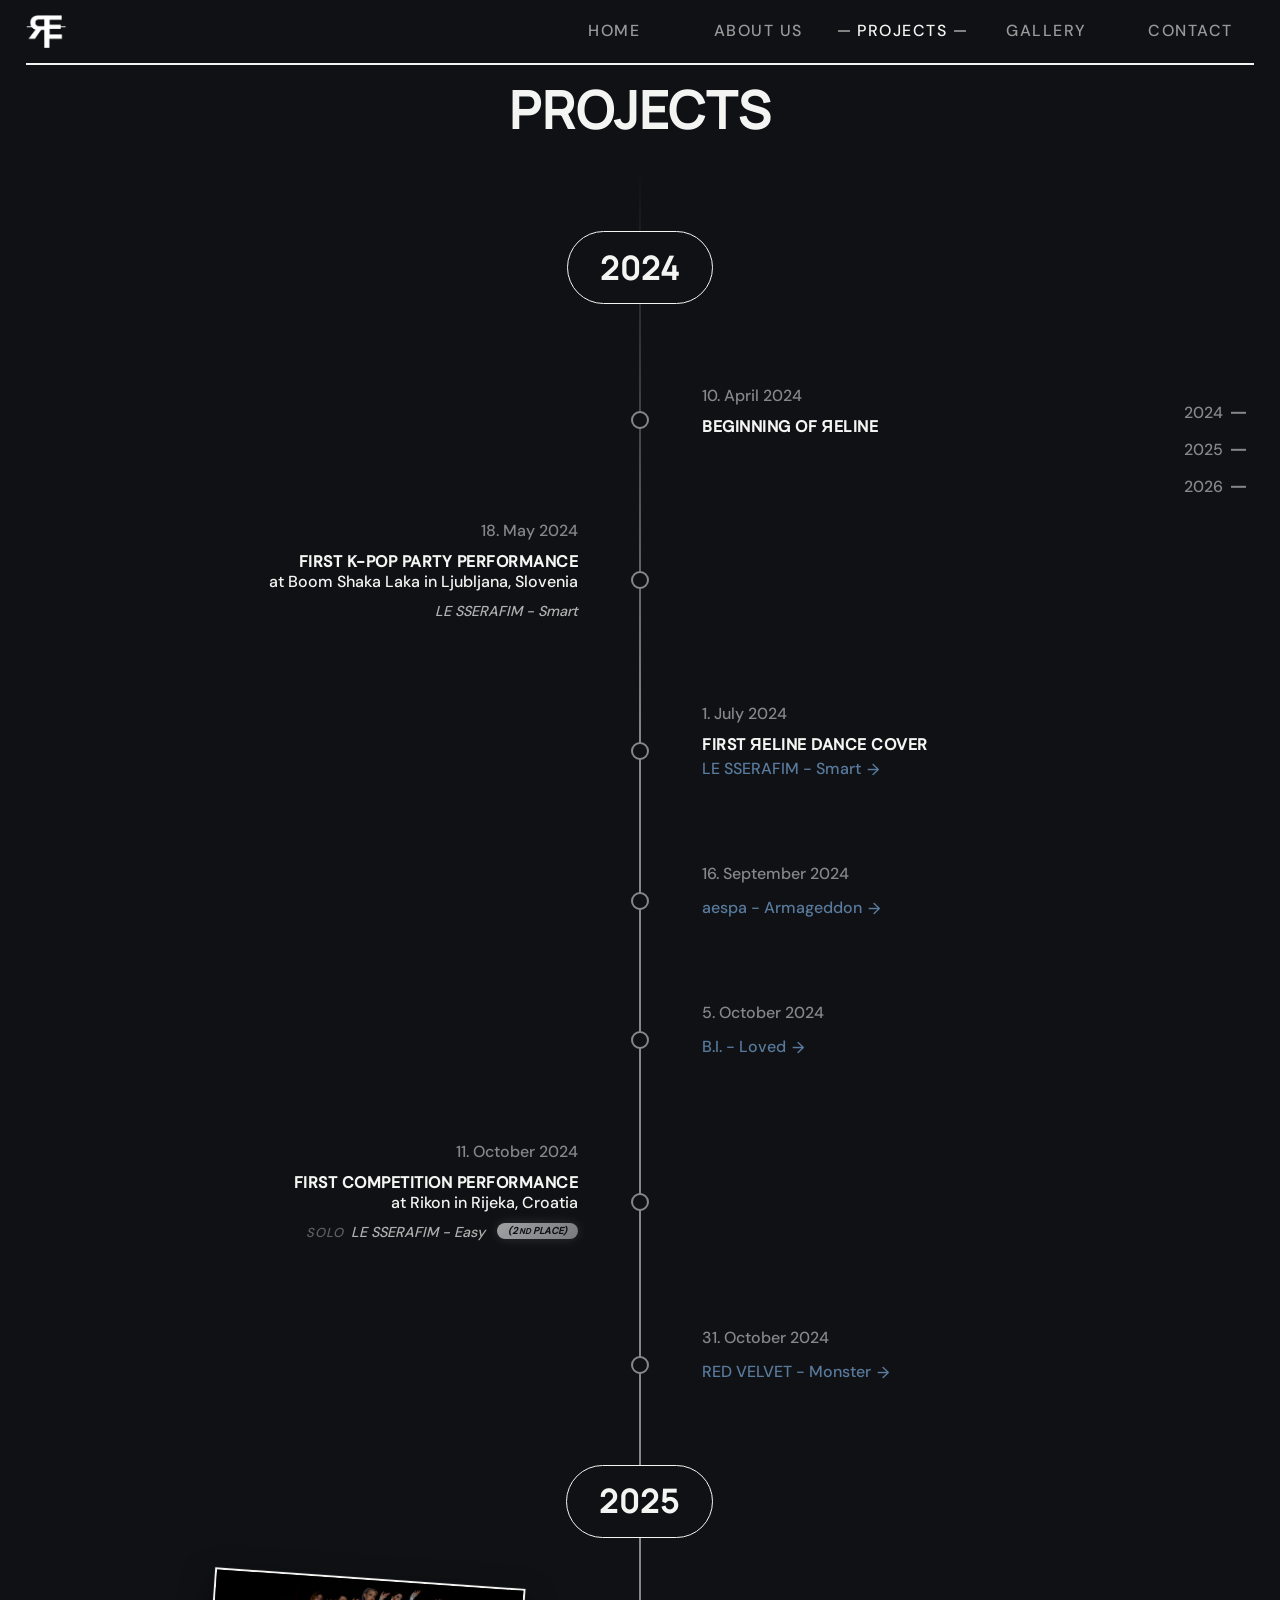
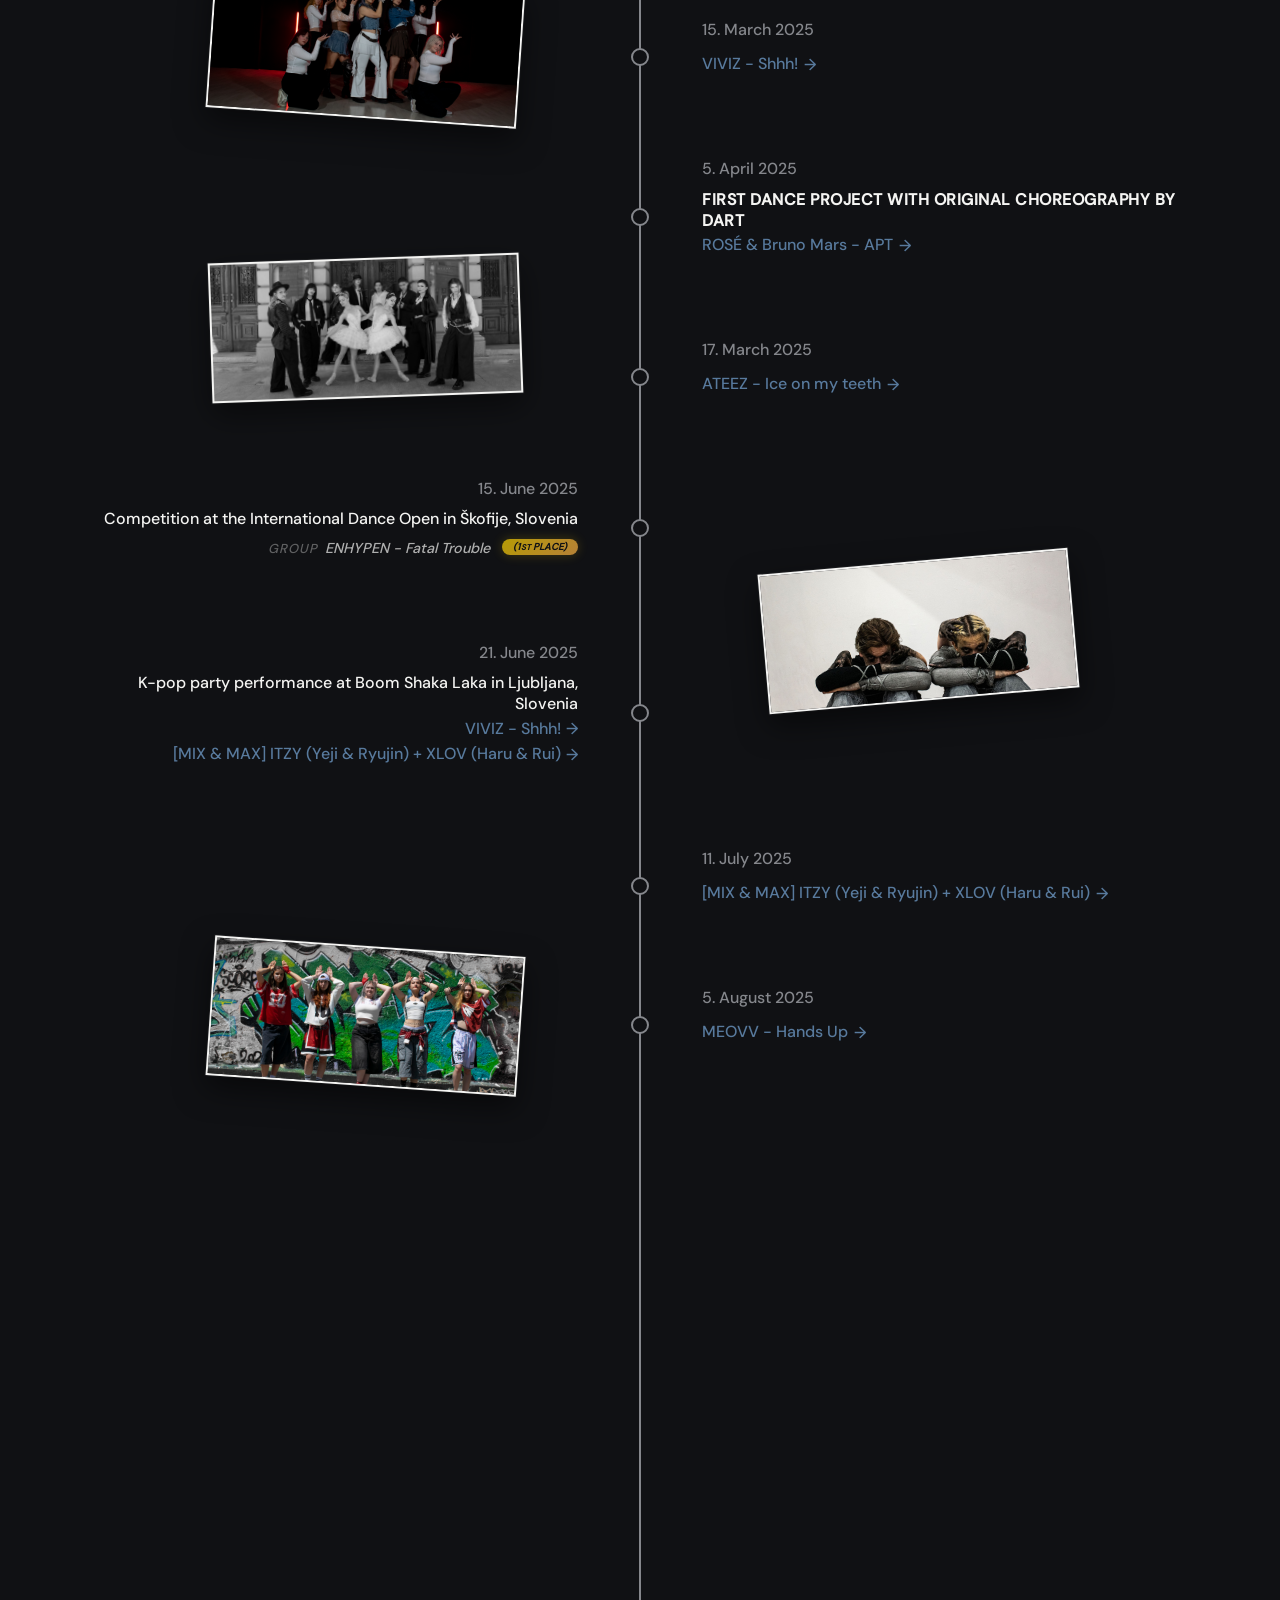
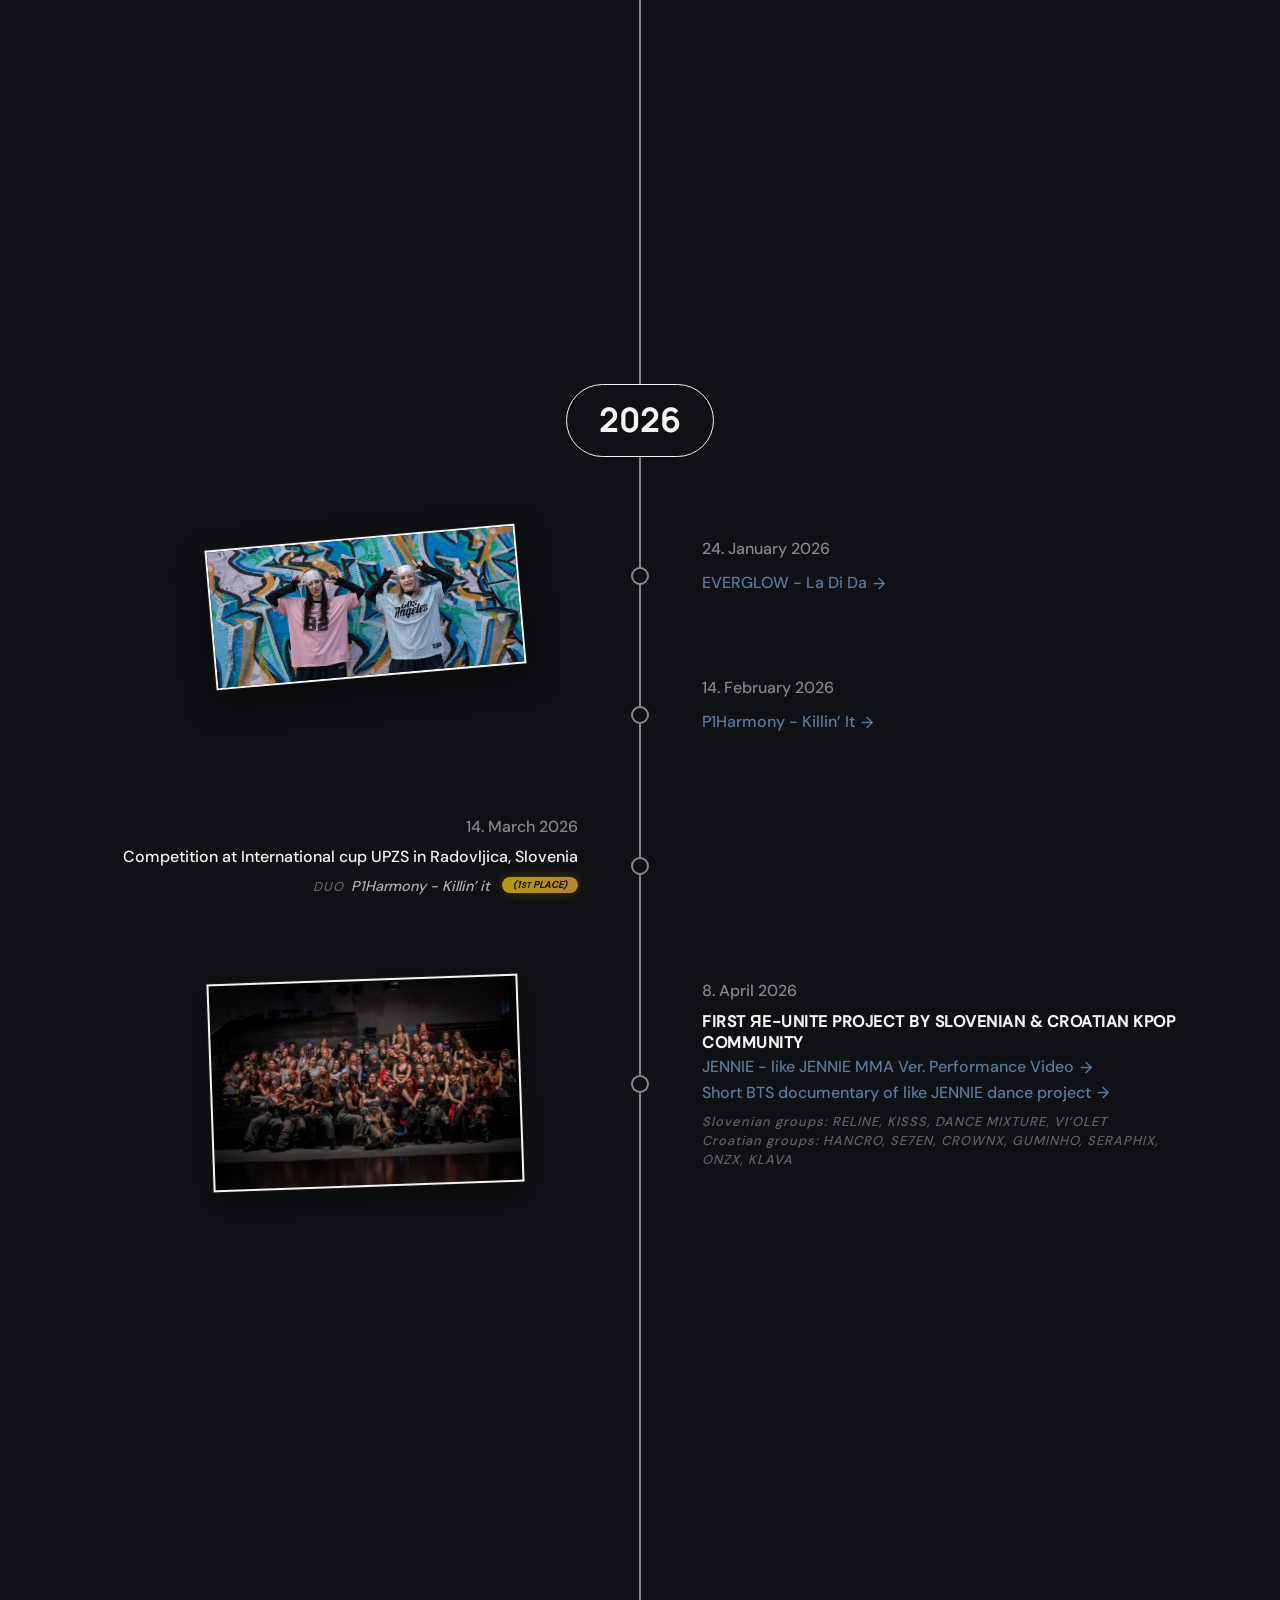
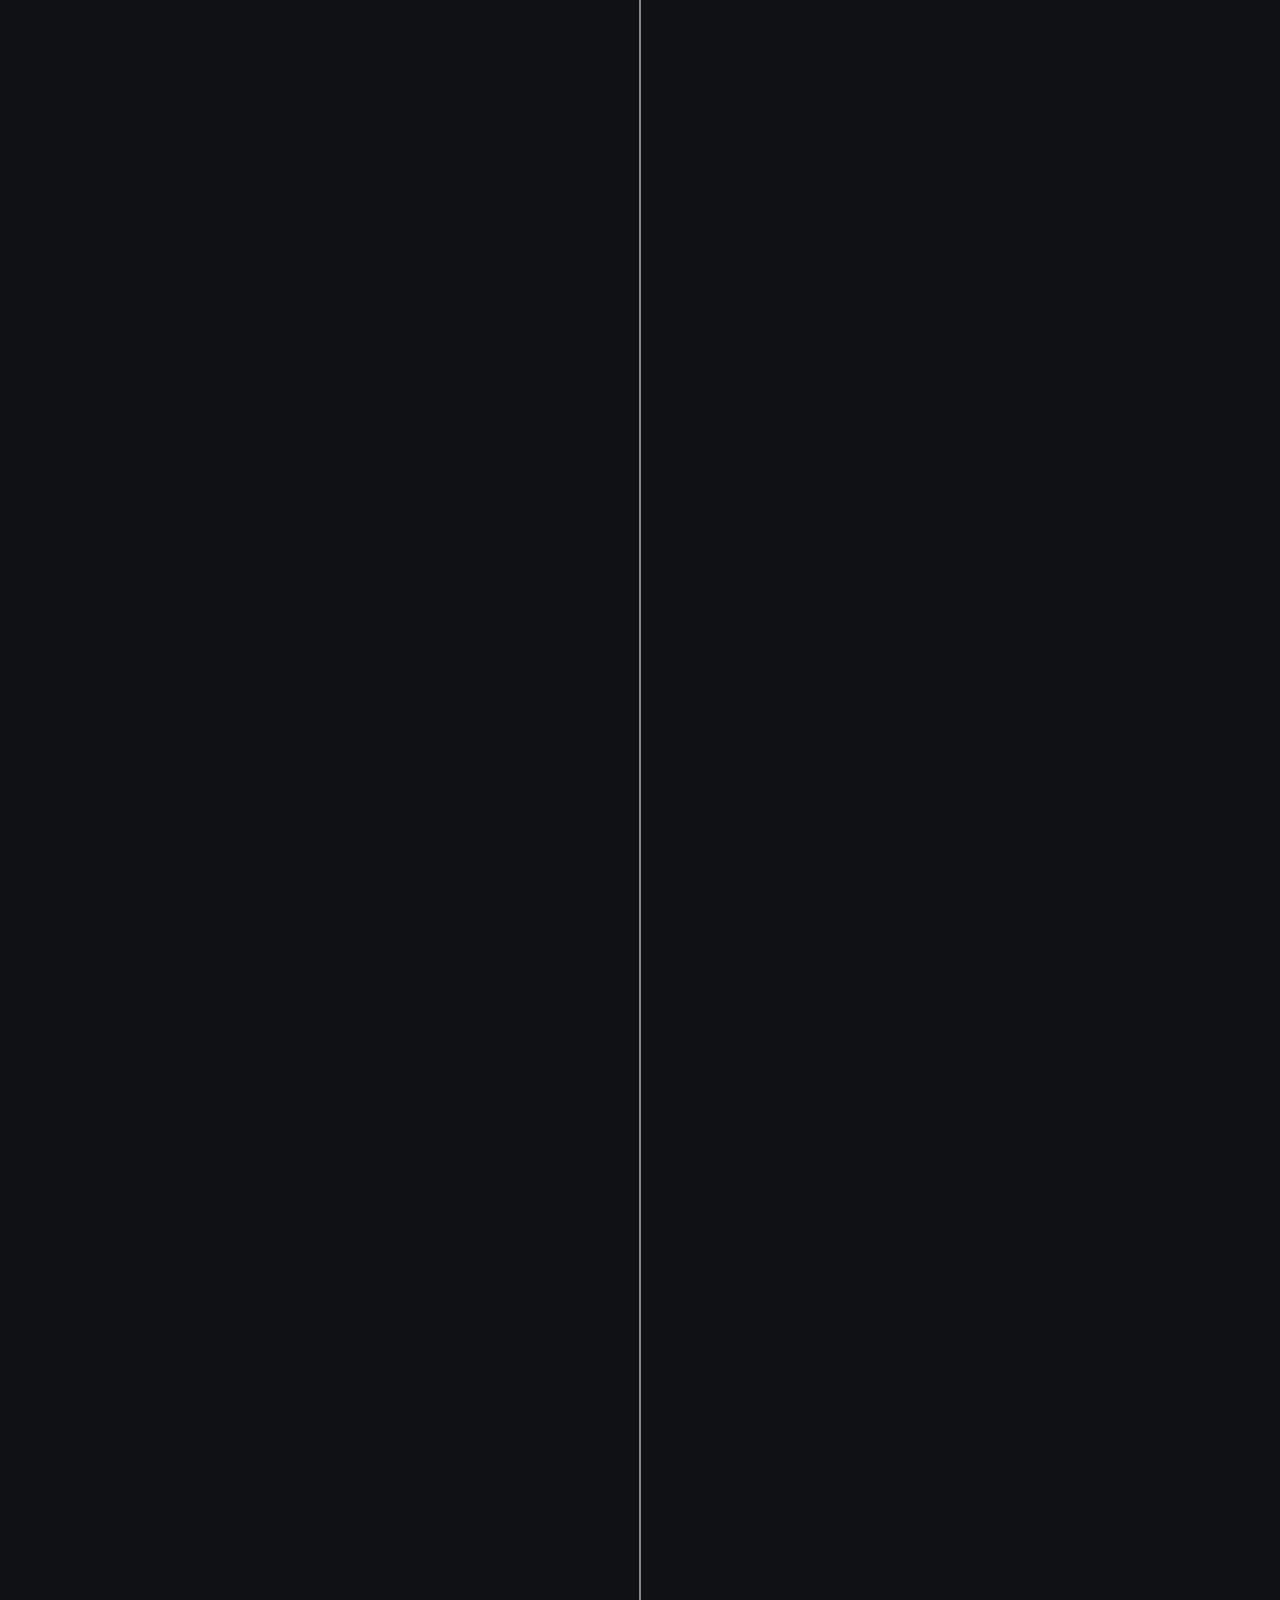
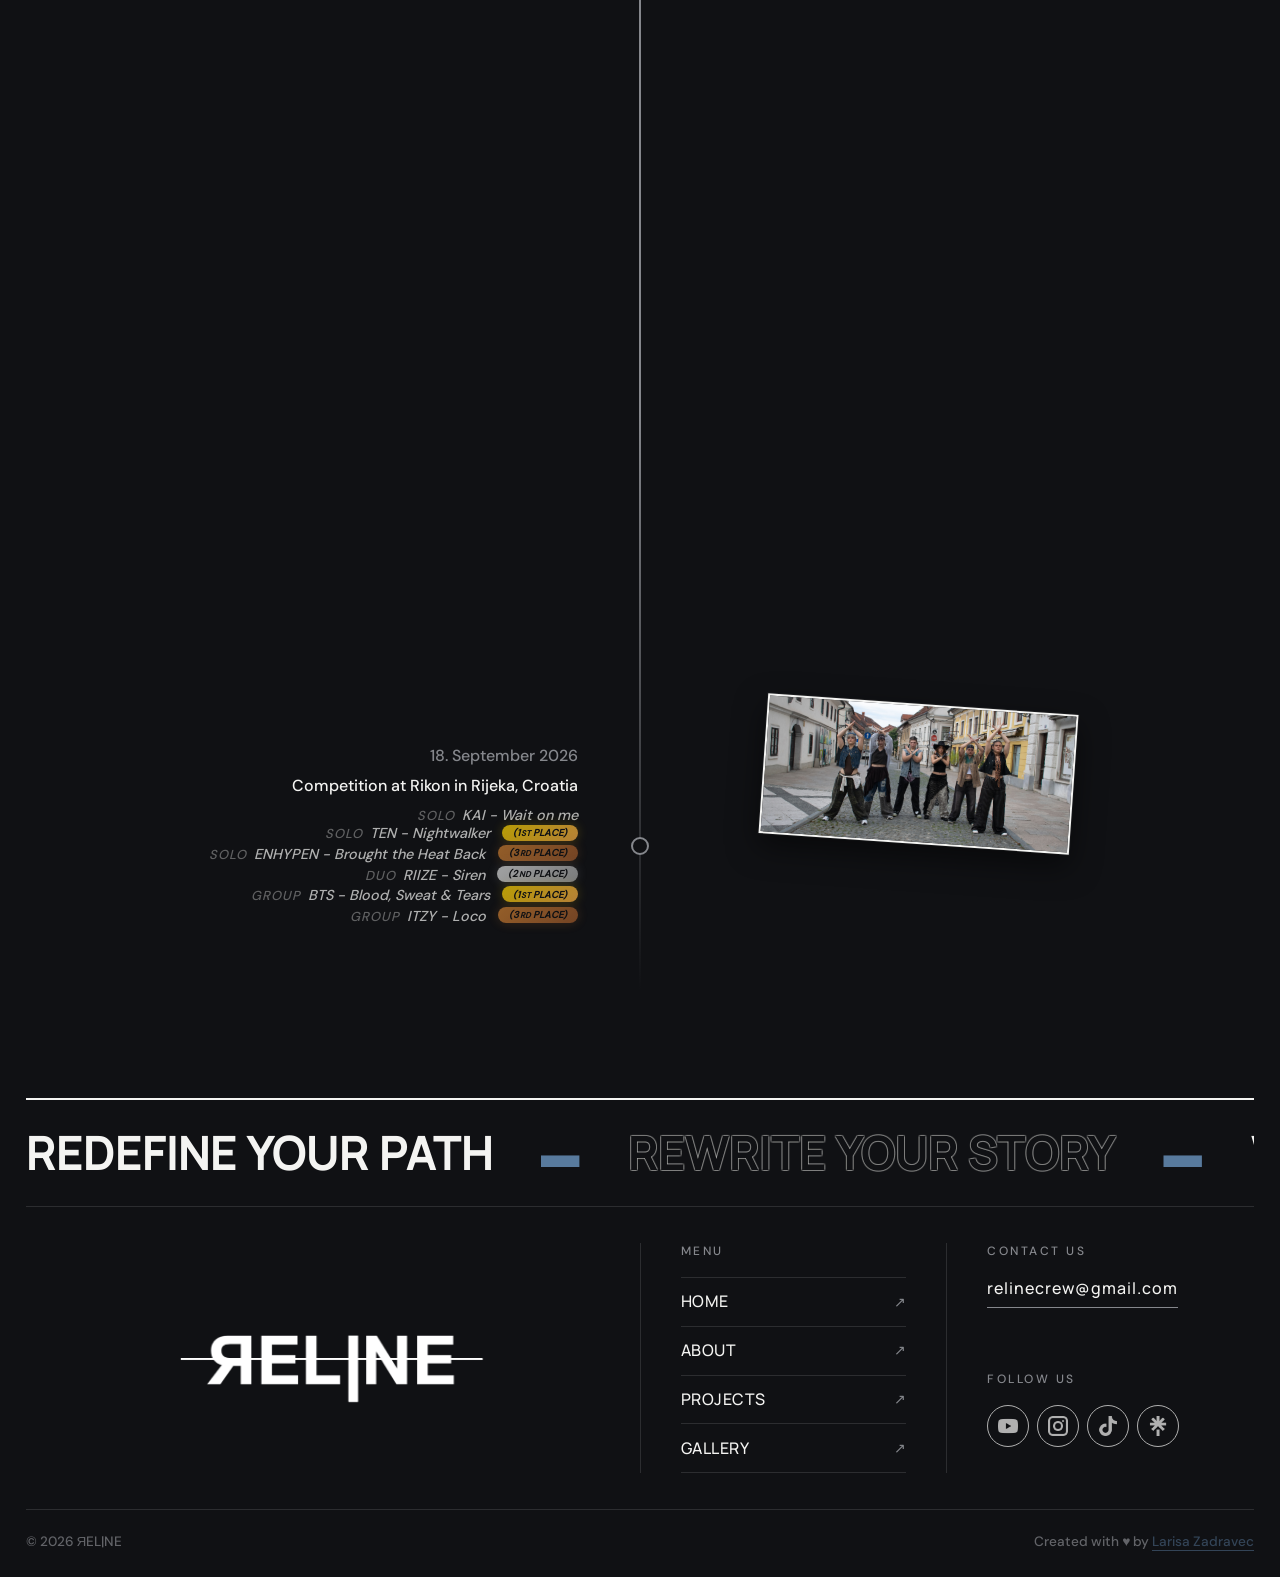
<file: pages/projects.html>
<!doctype html>
<html lang="en">
<head>
	
	<meta charset="utf-8"/>
	<meta name="Description" content="RELINE is an open K-pop dance crew in Slovenia bringing dancers together through K-pop covers, special projects, and shared creativity.">
	<meta name="Keywords" content="dance collective, dance crew, k-pop, kpop, dance, slovenia, reline, ЯEL|NE, reline crew">
	<meta name="author" content="Larisa Zadravec">
	<meta name="viewport" content="width=device-width, initial-scale=1" />
	<meta name="color-scheme" content="light only">
	
	<title>Reline</title>
	<link rel="icon" type="image/x-icon" href="../img/Logo/RE short LOGO/RE-logo-reline-short-white-transperent-big.png">
	
	<link href="../css/styles.css" rel="stylesheet" type="text/css">

	<link rel="stylesheet" href="https://cdnjs.cloudflare.com/ajax/libs/font-awesome/6.0.0-beta3/css/all.min.css">
	<script src="https://code.jquery.com/jquery-3.6.0.min.js"></script>

	<style>
		.nav-menu-text a:nth-child(3) {
            opacity: 1;
            color: var(--secondary);
        }
        .nav-menu-text a:nth-child(3)::before,
        .nav-menu-text a:nth-child(3)::after {
            width: 0.75rem;
            background: var(--secondary);
        }
        .nav-menu-text a:nth-child(3):hover {
            color: var(--gray);
        }
        .nav-menu-text a:nth-child(3):hover::before,
        .nav-menu-text a:nth-child(3):hover::after {
            background: var(--gray);
        }
	</style>
	
</head>

<body>

    
    <!-- NAVIGATION -->
    <nav id="nav"></nav>

    <!-- OVERLAY NAVIGATION -->
    <div id="overlay" class="overlay"></div>


    <div id="body">

        <h2>Projects</h2>

		<div class="timeline-navigation">
			<a href="#timeline-2024" class="timeline-navigation-link">2024</a>
			<a href="#timeline-2025" class="timeline-navigation-link">2025</a>
			<a href="#timeline-2026" class="timeline-navigation-link">2026</a>
		</div>

		<div class="timeline-navigation-small">
			<div class="timeline-navigation-small-container">
				<hr class="timeline-navigation-hr">
				<a href="#timeline-2024" class="timeline-navigation-link-small">2024</a>
				<a href="#timeline-2025" class="timeline-navigation-link-small">2025</a>
				<a href="#timeline-2026" class="timeline-navigation-link-small">2026</a>
			</div>
		</div>


		<section class="timeline">

			<!-- Year Marker -->
			<div class="timeline-year" id="timeline-2024">
				<h3>2024</h3>
			</div>


			<!-- Item 1 -->
			<div class="timeline-item right">
				<div class="timeline-dot"></div>

				<div class="timeline-content">
					<p class="timeline-date">10. April 2024</p>
					<h4>Beginning of ЯELINE</h4>
				</div>


			</div>


			<!-- Item 2 -->
			<div class="timeline-item left">
				<div class="timeline-dot"></div>

				<div class="timeline-content">
					<p class="timeline-date">18. May 2024</p>
					<h4>First K-pop party performance</h4>
					<p>at Boom Shaka Laka in Ljubljana, Slovenia</p>
					<p class="timeline-song">LE SSERAFIM - Smart</p>
				</div>

			</div>


			<!-- Item 3 -->
			<div class="timeline-item right">
				<div class="timeline-dot"></div>

				<div class="timeline-content">
					<p class="timeline-date">1. July 2024</p>
					<h4>First ЯELINE dance cover </h4>
					<a href="https://www.youtube.com/watch?v=M2zqnrmDyKs" class="button-4" target="_blank">LE SSERAFIM - Smart</a>
				</div>

			</div>


					<!-- 📸 FLOATING PHOTO -->
					<div class="timeline-photo left" >
						<img src="../img/Group_photos/aespa-armageddon-kpop-dance-cover-1.jpg" alt="aespa - Armageddon" class="tilt-1">
					</div>


			<!-- Item 4 -->
			<div class="timeline-item right">
				<div class="timeline-dot"></div>

				<div class="timeline-content">
					<p class="timeline-date">16. September 2024</p>
					<a href="https://www.youtube.com/watch?v=q1ThVRWyDdY" class="button-4" target="_blank">aespa - Armageddon</a>
				</div>

			</div>


			<!-- Item 5 -->
			<div class="timeline-item right">
				<div class="timeline-dot"></div>

				<div class="timeline-content">
					<p class="timeline-date">5. October 2024</p>
					<a href="https://www.youtube.com/watch?v=RHiV_JzIaQc" class="button-4" target="_blank">B.I. - Loved</a>
				</div>

			</div>


			<!-- Item 6 -->
			<div class="timeline-item left">
				<div class="timeline-dot"></div>

				<div class="timeline-content">
					<p class="timeline-date">11. October 2024</p>
					<h4>First competition performance</h4>
					<p>at Rikon in Rijeka, Croatia</p>
					<p class="timeline-song">
						<span class="timeline-category">SOLO</span> 
						LE SSERAFIM - Easy
						<span class="timeline-award award-silver">(2<sup>nd</sup> place)</span>
					</p>
				</div>

			</div>


			<!-- Item 7 -->
			<div class="timeline-item right">
				<div class="timeline-dot"></div>

				<div class="timeline-content">
					<p class="timeline-date">31. October 2024</p>
					<a href="https://www.youtube.com/watch?v=2YF1O7dNhn8" class="button-4" target="_blank">RED VELVET - Monster</a>
				</div>

			</div>


			<!-- Year Marker -->
			<div class="timeline-year" id="timeline-2025">
				<h3>2025</h3>
			</div>


					<!-- 📸 FLOATING PHOTO -->
					<div class="timeline-photo left" >
						<img src="../img/Group_photos/viviz-shhh-kpop-dance-cover-2.jpg" alt="VIVIZ - Shhh!" class="tilt-2">
					</div>



			<!-- Item 8 -->
			<div class="timeline-item right">
				<div class="timeline-dot"></div>

				<div class="timeline-content">
					<p class="timeline-date">15. March 2025</p>
					<a href="https://www.youtube.com/watch?v=ZVjaz9p9WAI" class="button-4" target="_blank">VIVIZ - Shhh!</a>
				</div>
			</div>


			<!-- Item 9 -->
			<div class="timeline-item right">
				<div class="timeline-dot"></div>

				<div class="timeline-content">
					<p class="timeline-date">5. April 2025</p>
					<h4>First dance project with original choreography by DART</h4>
					<a href="https://www.youtube.com/watch?v=6Hgl2Ck4PjA" class="button-4" target="_blank">ROSÉ & Bruno Mars - APT</a>
				</div>

			</div>


					<!-- 📸 FLOATING PHOTO -->
					<div class="timeline-photo left move-up" >
						<img src="../img/Group_photos/ateez-iceonmyteeth-kpop-dance-cover-3.jpg" alt="ATEEZ - Ice on my teeth" class="tilt-3">
					</div>


			<!-- Item 10 -->
			<div class="timeline-item right">
				<div class="timeline-dot"></div>

				<div class="timeline-content">
					<p class="timeline-date">17. March 2025</p>
					<a href="https://www.youtube.com/watch?v=6KWnsFXdaWg" class="button-4" target="_blank">ATEEZ - Ice on my teeth</a>
				</div>

			</div>


			<!-- Item 11 -->
			<div class="timeline-item left">
				<div class="timeline-dot"></div>

				<div class="timeline-content">
					<p class="timeline-date">15. June 2025</p>
					<p>Competition at the International Dance Open in Škofije, Slovenia</p>
					<p class="timeline-song">
						<span class="timeline-category">GROUP</span> 
						ENHYPEN - Fatal Trouble
						<span class="timeline-award award-gold">(1<sup>st</sup> place)</span>
					</p>
				</div>

			</div>


					<!-- 📸 FLOATING PHOTO -->
					<div class="timeline-photo right move-up">
						<img src="../img/Group_photos/YejiRyujin-mixAndMax-kpop-dance-cover-1.jpg" alt="ITZY (Yeji & Ryujin) + XLOV (Haru & Rui)" class="tilt-1">
					</div>



			<!-- Item 12 -->
			<div class="timeline-item left">
				<div class="timeline-dot"></div>

				<div class="timeline-content">
					<p class="timeline-date">21. June 2025</p>
					<p>K-pop party performance at Boom Shaka Laka in Ljubljana, Slovenia</p>
					<a href="https://www.youtube.com/watch?v=YNprKbnT5lo" class="button-4" target="_blank">VIVIZ - Shhh!</a><br>
					<a href="https://www.youtube.com/watch?v=JO5_sPlV684" class="button-4" target="_blank">[MIX & MAX] ITZY (Yeji & Ryujin) + XLOV (Haru & Rui)</a>
				</div>

			</div>


					


			<!-- Item 13 -->
			<div class="timeline-item right">
				<div class="timeline-dot"></div>

				<div class="timeline-content">
					<p class="timeline-date">11. July 2025</p>
					<a href="https://www.youtube.com/watch?v=-TS6Vrn-bp4" class="button-4" target="_blank">[MIX & MAX] ITZY (Yeji & Ryujin) + XLOV (Haru & Rui)</a>
				</div>

			</div>


					<!-- 📸 FLOATING PHOTO -->
					<div class="timeline-photo left">
						<img src="../img/Group_photos/meovv-handsup-kpop-dance-cover-1.jpg" alt="MEOVV - Hands Up" class="tilt-2">
					</div>


			<!-- Item 14 -->
			<div class="timeline-item right">
				<div class="timeline-dot"></div>

				<div class="timeline-content">
					<p class="timeline-date">5. August 2025</p>
					<a href="https://www.youtube.com/watch?v=Il2y6XIS2uc" class="button-4" target="_blank">MEOVV - Hands Up</a>
				</div>

			</div>


			<!-- Item 15 -->
			<div class="timeline-item right">
				<div class="timeline-dot"></div>

				<div class="timeline-content">
					<p class="timeline-date">3. September 2025</p>
					<a href="https://www.youtube.com/watch?v=qunW1rQtSeI" class="button-4" target="_blank">aespa - Whiplash</a>
				</div>

			</div>


			<!-- Item 16 -->
			<div class="timeline-item left">
				<div class="timeline-dot"></div>

				<div class="timeline-content">
					<p class="timeline-date">6. September 2025</p>
					<p>Competition at K-pop World Festival in Graz, Austria</p>
					<p class="timeline-song">
						<span class="timeline-category">SOLO</span> 
						YEONJUN - Ggum
						<span class="timeline-award award-gold">(1<sup>st</sup> place)</span>
					</p>
				</div>

			</div>


			<!-- Item 17 -->
			<div class="timeline-item right">
				<div class="timeline-dot"></div>

				<div class="timeline-content">
					<p class="timeline-date">13. September 2025</p>
					<a href="https://www.youtube.com/watch?v=jpB-ztR32dQ" class="button-4" target="_blank">XLOV - 1&Only</a>
				</div>

			</div>


			<!-- Item 18 -->
			<div class="timeline-item left">
				<div class="timeline-dot"></div>

				<div class="timeline-content">
					<p class="timeline-date">26. September 2025</p>
					<p>Competition at Rikon in Rijeka, Croatia</p>
					<a href="https://www.youtube.com/watch?v=M1y_HljEAGU" class="button-4" target="_blank">EVERGLOW - La Di Da</a>
				</div>

			</div>


					<!-- 📸 FLOATING PHOTO -->
					<div class="timeline-photo right">
						<img src="../img/Group_photos/everglow-LaDiDa-kpop-dance-cover-1.jpg" alt="EVERGLOW - La Di Da" class="tilt-2">
					</div>


			<!-- Item 18 -->
			<div class="timeline-item left">
				<div class="timeline-dot"></div>

				<div class="timeline-content">
					<p class="timeline-date">22. November 2025</p>
					<p>K-pop Showcase in Ljubljana, Slovenia</p>
					<p class="timeline-song">
						THE BOYZ - Roar<br>
						P1Harmony - Killin’ it<br>
						KATSEYE - Gabriella<br>
						MEOVV - Hands Up<br>
						EVERGLOW - La Di Da<br>
						XLOV - 1&Only
					</p>
				</div>

			</div>


			<!-- Year Marker -->
			<div class="timeline-year" id="timeline-2026">
				<h3>2026</h3>
			</div>


					<!-- 📸 FLOATING PHOTO -->
					<div class="timeline-photo left move-down">
						<img src="../img/Group_photos/p1harmony-KillinIt-kpop-dance-cover-1.jpg" alt="P1Harmony - Killin’ It" class="tilt-1">
					</div>
			

			<!-- Item 19 -->
			<div class="timeline-item right">
				<div class="timeline-dot"></div>

				<div class="timeline-content">
					<p class="timeline-date">24. January 2026</p>
					<a href="https://www.youtube.com/watch?v=0nkljXmNOAI" class="button-4" target="_blank">EVERGLOW - La Di Da</a>
				</div>

			</div>



			<!-- Item 20 -->
			<div class="timeline-item right">
				<div class="timeline-dot"></div>

				<div class="timeline-content">
					<p class="timeline-date">14. February 2026</p>
					<a href="https://www.youtube.com/watch?v=VYwbUm5h80E" class="button-4" target="_blank">P1Harmony - Killin’ It</a>
				</div>

			</div>


			<!-- Item 21 -->
			<div class="timeline-item left">
				<div class="timeline-dot"></div>

				<div class="timeline-content">
					<p class="timeline-date">14. March 2026</p>
					<p>Competition at International cup UPZS in Radovljica, Slovenia</p>
					<p class="timeline-song">
						<span class="timeline-category">DUO</span> 
						P1Harmony - Killin’ it
						<span class="timeline-award award-gold">(1<sup>st</sup> place)</span>
					</p>
				</div>

			</div>


					<!-- 📸 FLOATING PHOTO -->
					<div class="timeline-photo left move-down">
						<img src="../img/Group_photos/jennie-likeJennie-mma-specialProject-kpop-dance-cover-10.jpeg" alt="JENNIE - like JENNIE" class="tilt-3">
					</div>
			


			<!-- Item 22 -->
			<div class="timeline-item right">
				<div class="timeline-dot"></div>

				<div class="timeline-content">
					<p class="timeline-date">8. April 2026</p>
					<h4>First ЯE-UNITE project by Slovenian & Croatian Kpop Community</h4>
					<a href="https://www.youtube.com/watch?v=6Hgl2Ck4PjA" class="button-4" target="_blank">JENNIE - like JENNIE MMA Ver. Performance Video</a>
					<a href="https://www.youtube.com/watch?v=seBYAAjBzKE" class="button-4" target="_blank">Short BTS documentary of like JENNIE dance project</a>
					<p class="timeline-song">
						<span class="timeline-category">
							Slovenian groups: RELINE, KISSS, DANCE MIXTURE, VI’OLET<br>
							Croatian groups: HANCRO, SE7EN, CROWNX, GUMINHO, SERAPHIX, ONZX, KLAVA 
						</span>
					
					</p>
				</div>

			</div>


			<!-- Item 23 -->
			<div class="timeline-item left">
				<div class="timeline-dot"></div>

				<div class="timeline-content">
					<p class="timeline-date">18. April 2026</p>
					<p>Performance at Umiko convention in Koper, Slovenia</p>
					<p class="timeline-song">EVERGLOW - La Di Da</p>
				</div>

			</div>


			<!-- Item 24 -->
			<div class="timeline-item right">
				<div class="timeline-dot"></div>

				<div class="timeline-content">
					<p class="timeline-date">24. April 2026</p>
					<a href="https://www.youtube.com/watch?v=061KLiV-K7U" class="button-4" target="_blank">Stray Kids - Backdoor</a>
				</div>

			</div>


			<!-- Item 25 -->
			<div class="timeline-item left">
				<div class="timeline-dot"></div>

				<div class="timeline-content">
					<p class="timeline-date">May 2026</p>
					<h4>Joining BastArts Academy</h4>
				</div>

			</div>


					<!-- 📸 FLOATING PHOTO -->
					<div class="timeline-photo right">
						<img src="../img/Group_photos/NationalChampionship-UPZS-jennie-likeJennie-kpop-dance-cover-5.JPG" alt="National Championship UPZS" class="tilt-3">
					</div>



			<!-- Item 26 -->
			<div class="timeline-item left">
				<div class="timeline-dot"></div>

				<div class="timeline-content">
					<p class="timeline-date">6. May 2026</p>
					<p>Competition at National Championship UPZS in Radovljica, Slovenia</p>
					<p class="timeline-song">
						<span class="timeline-category">DUO</span> 
						RIIZE - Siren
						<span class="timeline-award award-gold">(national champions)</span><br>

						<span class="timeline-category">DUO</span> 
						P1Harmony - Killin’ it
						<span class="timeline-award award-gold">(national champions)</span><br>

						<span class="timeline-category">GROUP</span> 
						JENNIE - like JENNIE
						<span class="timeline-award award-gold">(national champions)</span>
					</p>
				</div>

			</div>


			<!-- Item 27 -->
			<div class="timeline-item left">
				<div class="timeline-dot"></div>

				<div class="timeline-content">
					<p class="timeline-date">9. May 2026</p>
					<p>Kpop party performance at Boom Shaka Laka in Ljubljana, Slovenia</p>
					<p class="timeline-song">BTS - 2.0</p>
				</div>

			</div>



			<!-- Item 28 -->
			<div class="timeline-item right">
				<div class="timeline-dot"></div>

				<div class="timeline-content">
					<p class="timeline-date">12. May 2026</p>
					<a href="https://www.youtube.com/watch?v=efuYeisE478" class="button-4" target="_blank">XLOV - Biii:-P</a>
				</div>

			</div>



					<!-- 📸 FLOATING PHOTO -->
					<div class="timeline-photo left move-up">
						<img src="../img/Group_photos/lesserafim-spaghetti-kpop-dance-cover-1.jpg" alt="LE SSERAFIM - Spaghetti" class="tilt-1">
					</div>



			<!-- Item 29 -->
			<div class="timeline-item right">
				<div class="timeline-dot"></div>

				<div class="timeline-content">
					<p class="timeline-date">12. June 2026</p>
					<a href="https://www.youtube.com/watch?v=9lrb1h455es" class="button-4" target="_blank">LE SSERAFIM - Spaghetti</a>
				</div>

			</div>


			<!-- Item 30 -->
			<div class="timeline-item left">
				<div class="timeline-dot"></div>

				<div class="timeline-content">
					<p class="timeline-date">13. June 2026</p>
					<p>Performance at BastArts production in Ljubljana, Slovenia</p>
					<p class="timeline-song">JENNIE - like JENNIE MMA Ver.</p>
				</div>

			</div>


			<!-- Item 31 -->
			<div class="timeline-item right">
				<div class="timeline-dot"></div>

				<div class="timeline-content">
					<p class="timeline-date">17. June 2026</p>
					<h4>Dance collaboration with Seungyeon</h4>
					<a href="https://www.instagram.com/reel/DZunMudo97T/?utm_source=ig_web_copy_link&stkn=MzRlODBiNWFlZA==" class="button-4" target="_blank">Watch Video</a>
				</div>

			</div>


					<!-- 📸 FLOATING PHOTO -->
					<div class="timeline-photo left move-up">
						<img src="../img/Group_photos/SeungYeon-clc-danceClass-2.JPG" alt="Dance collaboration with Seungyeon" class="tilt-2">
					</div>



			<!-- Item 32 -->
			<div class="timeline-item right">
				<div class="timeline-dot"></div>

				<div class="timeline-content">
					<p class="timeline-date">21. June 2026</p>
					<a href="https://www.youtube.com/watch?v=rpWneWcUr8A" class="button-4" target="_blank">LE SSERAFIM - Boompala</a>
				</div>

			</div>


			<!-- Item 33 -->
			<div class="timeline-item right">
				<div class="timeline-dot"></div>

				<div class="timeline-content">
					<p class="timeline-date">1. July 2026</p>
					<a href="https://www.youtube.com/watch?v=0ZjWVsEwQ4E" class="button-4" target="_blank">SUPERTHAI - Run the Show</a>
				</div>

			</div>


			<!-- Item 34 -->
			<div class="timeline-item left">
				<div class="timeline-dot"></div>

				<div class="timeline-content">
					<p class="timeline-date">3. July 2026</p>
					<p>Competition at K-pop World Festival in Vienna, Austria</p>
					<p class="timeline-song">
						<span class="timeline-category">DUO</span> 
						P1Harmony - Killin’ It
						<span class="timeline-award award-silver">(2<sup>nd</sup> place)</span>
					</p>
				</div>

			</div>


			<!-- Item 35 -->
			<div class="timeline-item right">
				<div class="timeline-dot"></div>

				<div class="timeline-content">
					<p class="timeline-date">27. July 2026</p>
					<a href="https://www.youtube.com/watch?v=E21aXZbXAtM" class="button-4" target="_blank">ATEEZ - Bad</a>
				</div>

			</div>


					<!-- 📸 FLOATING PHOTO -->
					<div class="timeline-photo right move-down">
						<img src="../img/Group_photos/AsianRevolution-germany-kpop-dance-1.PNG" alt="Asian revolution" class="tilt-3">
					</div>



			<!-- Item 36 -->
			<div class="timeline-item left">
				<div class="timeline-dot"></div>

				<div class="timeline-content">
					<p class="timeline-date">1.–2. August 2026</p>
					<a href="https://www.instagram.com/reel/Dba1wsYoC3I/?utm_source=ig_web_copy_link&stkn=MzRlODBiNWFlZA==" class="button-4" target="_blank">Video submission at K-pop Days Festival in Costinesti Romania</a>
				</div>

			</div>



			<!-- Item 37 -->
			<div class="timeline-item left">
				<div class="timeline-dot"></div>

				<div class="timeline-content">
					<p class="timeline-date">30.–31. August 2026</p>
					<h4>Performance at Asian Revolution in Mainz, Germany</h4>
					<p class="timeline-song">Mashup of K-pop and original choreography</p>
				</div>

			</div>


			<!-- Item 38 -->
			<div class="timeline-item right">
				<div class="timeline-dot"></div>

				<div class="timeline-content">
					<p class="timeline-date">31. August 2026</p>
					<h4>Dance collaboration with SUPERTHAI</h4>
					<a href="https://www.instagram.com/reel/DctNE_vupSU/?utm_source=ig_web_copy_link" class="button-4" target="_blank">Watch Video</a>
				</div>

			</div>


			<!-- Item 39 -->
			<div class="timeline-item left">
				<div class="timeline-dot"></div>

				<div class="timeline-content">
					<p class="timeline-date">5. September 2026</p>
					<p>Performance at Umiko Back to school K-pop party in Koper, Slovenia</p>
					<p class="timeline-song">ATEEZ - Bad</p>
				</div>

			</div>


					<!-- 📸 FLOATING PHOTO -->
					<div class="timeline-photo right">
						<img src="../img/Group_photos/ateez-bad-kpop-dance-cover-2.jpg" alt="ATEEZ - Bad" class="tilt-2">
					</div>


			<!-- Item 40 -->
			<div class="timeline-item left">
				<div class="timeline-dot"></div>

				<div class="timeline-content">
					<p class="timeline-date">18. September 2026</p>
					<p>Competition at Rikon in Rijeka, Croatia</p>
					<p class="timeline-song timeline-song-multible">
						<span class="timeline-category">SOLO</span> KAI - Wait on me <br>
						<span class="timeline-category">SOLO</span> TEN - Nightwalker <span class="timeline-award award-gold">(1<sup>st</sup> place)</span><br>
						<span class="timeline-category">SOLO</span> ENHYPEN - Brought the Heat Back <span class="timeline-award award-bronze">(3<sup>rd</sup> place)</span><br>
						<span class="timeline-category">DUO</span> RIIZE - Siren <span class="timeline-award award-silver">(2<sup>nd</sup> place)</span><br>
						<span class="timeline-category">GROUP</span> BTS - Blood, Sweat & Tears <span class="timeline-award award-gold">(1<sup>st</sup> place)</span><br>
						<span class="timeline-category">GROUP</span> ITZY - Loco <span class="timeline-award award-bronze">(3<sup>rd</sup> place)</span>
					</p>
				</div>

			</div>



		</section>


		<footer id="footer"></footer>

    </div>




	

<script src="../js/script.js"></script>

<script>

	document.addEventListener('DOMContentLoaded', () => {
		const footer = document.getElementById('footer');
		const navs = document.querySelectorAll('.timeline-navigation, .timeline-navigation-small');

		if (!footer || !navs.length) return;

		const observer = new IntersectionObserver((entries) => {
			entries.forEach(entry => {
				navs.forEach(nav => {
					nav.classList.toggle('is-hidden', entry.isIntersecting);
				});
			});
		}, {
			root: null,
			threshold: 0,
			rootMargin: '0px 0px -50px 0px'   // triggers slightly before footer fully enters
		});

		observer.observe(footer);
	});




	const photoObserver = new IntersectionObserver((entries) => {
		entries.forEach(entry => {
			if (entry.isIntersecting) {
				entry.target.classList.add('is-visible');
				photoObserver.unobserve(entry.target);
			}
		});
	}, { threshold: 1 });

	document.querySelectorAll('.timeline-photo').forEach(photo => {
		photoObserver.observe(photo);
	});

</script>
</body>
</html>
</file>
<file: css/styles.css>
:root {

    --primary: #101114;
    --secondary: #f4f4f2;

    --color-light:#abd1f1;
    --color:#587A9D;
    --color-dark:#162747;

    --black: #090909;

    --gray: #85878c;

    --border: solid 2px #f4f4f2;
    --border-light:  1px solid rgba(244, 244, 242, 0.1);
    --border-footer: 1px solid rgba(244, 244, 242, 0.12);
}

* {
    margin: 0;
    padding: 0;
    scroll-behavior: smooth;
}
/*
html, body {
    overflow-x: hidden;
    max-width: 100%;
}*/

body {
    background: var(--primary);
    color: var(--secondary);
}

#body {
    margin: 0 2%;
    width: 96%;
}

img {
    width: 100%;
}




/* ========== SCROLLER ========== */
/* width */
::-webkit-scrollbar {
	width: 10px;
	border-radius: 10px;
}

/* Track */
::-webkit-scrollbar-track {
	background: rgb(33, 33, 33); 
}

/* Handle */
::-webkit-scrollbar-thumb {
	background: var(--secondary);
	transition: 0.3s;
}

/* Handle on hover */
::-webkit-scrollbar-thumb:hover {
	background: rgba(244, 244, 242, 0.375);
	transition: 0.3s;
}





/* ========== TEXT ========== */
@font-face {
    font-family: 'helvetica';
    src: url('../fonts/helvetica-neue-5/HelveticaNeueMedium.otf') format('truetype');
    font-weight: normal;
    font-style: normal;
}
@font-face {
    font-family: 'Manrope';
    src: url('../fonts/Manrope/static/Manrope-Medium.ttf') format('truetype');
    font-weight: normal;
    font-style: normal;
}
@font-face {
    font-family: 'DM-sans';
    src: url('../fonts/DM_Sans/static/DMSans-Medium.ttf') format('truetype');
    font-weight: normal;
    font-style: normal;
}

h1 {
    font-family: Helvetica, Arial, sans-serif;
    text-transform: uppercase;
    font-weight: bold;
    font-size: clamp(1.6rem, 2.5vw, 2.5rem);
    letter-spacing: 1px;
}
h2 {
    font-family: Manrope, Arial, sans-serif;
    text-transform: uppercase;
    font-weight: bold;
    letter-spacing: 1px;
    font-size: clamp(2rem, 4vw, 4rem);
    text-align: center;
    margin-bottom: 3vh;
    margin-top: 1vh;
}
h3 {
    font-family: Manrope, Arial, sans-serif;
    text-transform: uppercase;
    font-weight: normal;
    font-weight:bold; 
    font-size: clamp(1.5rem, 2.5vw, 2.5rem);
    letter-spacing: 1px;
    margin-bottom: 1vh;
}
h4 {
    font-family: DM-sans, Arial, sans-serif;
    text-transform: uppercase;
    font-weight: bold;
    font-size: clamp(1rem, 1.1vw, 1.125rem); 
    letter-spacing: 0.5px;
}

p,
span,
ol,
ul,
li {
    font-family: DM-sans, Arial, sans-serif;
    font-weight: normal;
    font-size: clamp(1rem, 1.1vw, 1.125rem); 
    line-height: 1.3;
}

a {
    font-family: DM-sans, Arial, sans-serif;
    font-weight: normal;
    font-size: clamp(1rem, 1.1vw, 1.125rem); 
    line-height: 1.3;
    cursor: pointer;
    text-decoration: none;
    color: var(--secondary);
}
button {
    cursor: pointer;
}




/* ========== LINKS ========== */
.button-1,
.button-2,
.button-3,
.button-4 {
    display: inline-block;
    transition: all 0.3s;
    text-decoration: none;
    cursor: pointer;
}

/* BUTTON 1 */
.button-1 {
    background-color: var(--primary);
    color: var(--secondary);
    padding: 0.8rem 2rem;
    border: solid 1px var(--secondary);
    text-transform: uppercase;
    letter-spacing: 1px;
    font-size: clamp(0.8rem, 1vw, 1rem); 
}
.button-1:hover {
    background-color: var(--secondary);
    color: var(--primary);
    border: solid 1px var(--primary);
}

/* BUTTON 2 */
.button-2 {
    background-color: var(--secondary);
    color: var(--primary);
    padding: 0.8rem 2rem;
    border: solid 1px var(--primary);
    text-transform: uppercase;
    letter-spacing: 1px;
    font-size: clamp(0.8rem, 1vw, 1rem); 
}
.button-2:hover {
    background-color: var(--primary);
    color: var(--secondary);
    border: solid 1px var(--secondary);
}


/* BUTTON 3 */
.button-3 {
    position: relative;
    color: var(--secondary);
    text-decoration: none;
}
.button-3::after {
    content: "";
    position: absolute;
    left: 0;
    bottom: -4px;
    width: 0;
    height: 2px;
    background: currentColor;
    transition: width 0.3s ease;
}
.button-3:hover::after {
    width: 100%;
}


/* BUTTON 4 */
.button-4 {
    position: relative;
    color: var(--color);
    text-decoration: none;
    transition: all 0.3s;
    padding-right: 1.1em;
}

.button-4::after {
    content: "";
    position: absolute;
    left: 0;
    bottom: -4px;
    width: 0;
    height: 2px;
    background: currentColor;
    transition: width 0.3s ease;
}

.button-4:hover::after {
    width: 100%;
}

/* Arrow always visible */
.button-4::before {
    content: "→";
    position: absolute;
    right: 0;
    top: 50%;
    transform: translateY(-50%);
    transition: transform 0.3s ease;
}

.button-4:hover::before {
    transform: translateY(-50%) translateX(4px);
}

.button-4:hover {
    color: var(--secondary);
}


/* ========== NAVIGATION ========== */
nav {
    display: flex;
    justify-content: space-between;
    margin: 0 2%;
    width: 96%;
    align-items: center;
    border-bottom: var(--border);
    position: sticky;
    top: 0;
    background-color: var(--primary);
    height: 7vh;
    z-index: 90;
}

.nav-logo {
    display: flex;
    align-items: center;
    justify-content: center;
    height: 100%;
}

.nav-logo,
.overlay-header img {
    width: clamp(2.5rem, 3vw, 3rem);
}

.nav-logo img {
    transition: 0.3s;
}

.nav-logo a {
    display: flex;
    align-items: center;
    justify-content: center;
}

.nav-logo img:hover {
    transform: scale(1.04);
    transition: 0.3s;
    filter: brightness(150%);
}

.nav-menu {
    display: none;
}
.burger-btn {
    background-color: transparent;
    border: none;
    box-shadow: none;
}
.burger-line {
    width: 33px;
    height: 4px;
    background-color: var(--secondary);
    margin: 8px 0;
}

.nav-menu-text {
    display: flex;
    gap: 1rem;
    align-items: center;
}


.nav-menu-text a {
    position: relative;
    text-transform: uppercase;
    letter-spacing: 1.5px;
    width: 8rem;
    text-align: center;
    color: var(--secondary);
    transition: color 0.3s ease, opacity 0.3s ease;
    opacity: 0.6;
}

.nav-menu-text a::before,
.nav-menu-text a::after {
    content: "";
    position: absolute;
    top: 50%;
    width: 0;
    height: 1px;
    background: var(--secondary);
    transition: width 0.3s ease;
    transform: translateY(-50%);
}

.nav-menu-text a::before { left: 0; }
.nav-menu-text a::after  { right: 0; }

.nav-menu-text a:hover {
    opacity: 1;
    color: var(--secondary);
}

.nav-menu-text a:hover::before,
.nav-menu-text a:hover::after {
    width: 0.75rem;
}


@media screen and (max-width: 900px) {

    .nav-menu {
        width: 3.3rem;
        display: flex;
        justify-content: flex-end;
        align-items: center;
        align-self: stretch;
    }

    .nav-menu-text {
        display: none;
    }

    nav {
        transition: 0.3s ease;
        height: 6vh;
    }



}


/* ========== OVERLAY NAVIGATION ========== */
.overlay {
    position: fixed;
    inset: 0;

    height: 100vh;
    background: var(--primary);
    z-index: 1000;
    
    transform: translateX(100%);
    transition: transform 0.5s cubic-bezier(0.77, 0, 0.18, 1);
    
    display: flex;
    flex-direction: column;
    justify-content: space-between;
    padding: 0 2rem;
    box-sizing: border-box;
}

.overlay.open {
    transform: translateX(0);
}


/* HEADER */
.overlay-header {
    height: 5vh;
    min-height: 60px;
    display: flex;
    justify-content: space-between;
    align-items: center;
    border-bottom: var(--border);
    font-size: 0.8rem;
    letter-spacing: 1px;
}

.close-btn {
    background: transparent;
    border: none;
    box-shadow: none;
    padding: 0;
    width: 33px;
    height: 33px;
    position: relative;
    cursor: pointer;
    right: 0;
    justify-self: right;
}

.close-line {
    position: absolute;
    top: 50%;
    left: 0;
    width: 33px;
    height: 4px;
    background-color: var(--secondary);
    transform-origin: center;
}

.close-line:first-child {
    transform: rotate(45deg);
}

.close-line:last-child {
    transform: rotate(-45deg);
}

/* MAIN NAVIGATION */
.overlay-content {
    width: 100%;
    max-width: 1000px;
    margin: auto;
}

.nav-link {
    display: grid;
    grid-template-columns: 60px 1fr 40px;
    align-items: center;
    
    padding: 1.5rem 0;
    border-bottom: 1px solid rgba(244, 244, 242, 0.35);
    
    color: var(--secondary);
    text-decoration: none;
    
    transition: padding-left 0.3s ease;
}

.nav-number {
    font-size: 0.8rem;
    opacity: 0.4;
}

.nav-name {
    font-family: Manrope, Arial, sans-serif;
    font-size: clamp(2.5rem, 13vw, 5rem);
    font-weight: bold;
    letter-spacing: -2px;
    line-height: 0.9;
}

.nav-arrow {
    font-size: 1.5rem;
    text-align: right;
    opacity: 0;
    transform: translateX(-10px);
    transition: 0.3s ease;
}

.nav-link:hover {
    padding-left: 20px;
}

.nav-link:hover .nav-arrow {
    opacity: 1;
    transform: translateX(0);
}


/* FOOTER */
.overlay-footer {
    display: flex;
    justify-content: space-between;
    align-items: center;
    
    min-height: 11vh;
    border-top: var(--border);
    
    font-size: 0.8rem;
}

.overlay-footer p {
    opacity: 0.4;
    font-size: 0.8rem;
}

.overlay-socials {
    display: flex;
    gap: 0.5rem;
}

.side-nav-a {
    width: 25px;
    height: 25px;
    padding: 10px;

    border: solid 3px var(--secondary);
    border-radius: 50px;
    transition: 0.2s;
    box-shadow: 0px 0px 0px 0px rgba(255, 255, 255, 0.222);
}
.side-nav-a:hover {
    transform: scale(1.08);
    transition: 0.3s;
    filter: brightness(150%);
    box-shadow: 0px 0px 20px 0px rgba(255, 255, 255, 0.1);
}


@media screen and (max-width: 700px) {

    .overlay {
        padding: 0 1rem;
    }

    .nav-link {
        grid-template-columns: 35px 1fr 30px;
        padding: 1.2rem 0;
    }

    .overlay-footer {
        flex-direction: column;
        align-items: center;
        justify-content: center;
        gap: 1rem;
        padding: 1.5rem 0;
    }

    .overlay-socials {
        gap: 1rem;
    }

}



/* ========== FOOTER ========== */
footer {
    margin-top: 12vh;
    border-top: var(--border);
    background: var(--primary);
}

/* Scrolling marquee strip */
.footer-marquee {
    border-bottom: var(--border-footer);
    padding: 1.5rem 0;
    overflow: hidden;
    white-space: nowrap;
    position: relative;
}

.footer-marquee-track {
    display: flex;
    width: max-content;
    animation: marquee 30s linear infinite;
    will-change: transform;
}

.footer-marquee-group {
    display: flex;
    align-items: center;
    gap: 3rem;
    padding-right: 3rem; 
    flex-shrink: 0;
}

@keyframes marquee {
    from { transform: translateX(0); }
    to   { transform: translateX(-50%); }
}

.footer-marquee-track span {
    font-family: Manrope, Arial, sans-serif;
    font-size: clamp(2rem, 3.5vw, 3.5rem);
    font-weight: bold;
    text-transform: uppercase;
    letter-spacing: 1px;
    color: var(--primary);
    text-shadow:
        -1px -1px 0 rgba(244,244,242,0.2),
        1px -1px 0 rgba(244,244,242,0.2),
        -1px 1px 0 rgba(244,244,242,0.2),
        1px 1px 0 rgba(244,244,242,0.2),
        -1px 0 0 rgba(244,244,242,0.2),
        1px 0 0 rgba(244,244,242,0.2),
        0 -1px 0 rgba(244,244,242,0.2),
        0 1px 0 rgba(244,244,242,0.2);
}

.footer-marquee-track span.filled {
    color: var(--secondary);
    text-shadow: none;
}

.footer-marquee-track span.dot {
    color: var(--color);
    text-shadow: none;
    font-size: clamp(2rem, 3vw, 3rem);
}


.footer-marquee:hover .footer-marquee-track {
    animation-play-state: paused;
}


/* CONTENT */
.footer {
    display: grid;
    grid-template-columns: 2fr 1fr 1fr;
    grid-template-areas: 
        "footer-logo footer-nav footer-contact"
        "footer-logo footer-nav footer-social";
    margin: 4vh 0;
}

.footer h4 {
    color: var(--gray);
    font-size: 0.75rem;
    letter-spacing: 2.5px;
    font-weight: normal;
    margin-bottom: 2vh;
}

/* LOGO */
.footer-logo {
    grid-area: footer-logo;
    width: 50%;
    height: 100%;
    margin: auto 25%;
    display: flex;
    align-items: center;
    justify-content: center;
}

/* NAVIGATION */
.footer-nav {
    grid-area: footer-nav;
    border-left: var(--border-footer);
    border-right: var(--border-footer);
    padding: 0 2.5rem;
}
.footer-navigation {
    display: grid;
    grid-template-columns: 1fr;
    grid-template-rows: auto auto auto auto;
}

.footer-navigation .footer-nav-link:first-child {
    border-top: var(--border-footer);
}

.footer-nav-link {
    padding: 1.5vh 0;
    border-bottom: var(--border-footer);
    display: flex;
    justify-content: space-between;
    align-items: center;
    letter-spacing: 0.5px;
    text-transform: uppercase;
    transition: 0.3s;
    font-family: Manrope, Arial, sans-serif;
}
.footer-nav-link::after {
    content: "↗";
    color: var(--gray);
    font-size: 0.9rem;
    transition: 0.3s;
}

.footer-nav-link:hover {
    padding-left: 0.7rem;
    transition: 0.2s;
    color: var(--color-light);
}
.footer-nav-link:hover::after {
    color: var(--color-light);
    transform: translate(3px, -3px);
    transition: 0.2s;
}


/* CONTACT */
.footer-contact {
    grid-area: footer-contact;
    padding: 0 2.5rem;
}


.footer-mail {
    display: inline-block;
    font-family: Manrope, Arial, sans-serif;
    font-size: clamp(1rem, 1.1vw, 1.1rem);
    text-transform: lowercase;
    letter-spacing: 1px;
    color: var(--secondary);
    padding-bottom: 0.5rem;

    transition: all 0.3s ease;
    width: fit-content;
    overflow: hidden;
    white-space: nowrap;

    background-color: transparent;
    border: none;
    border-bottom: 1px solid var(--gray);
}

.footer-mail:hover {
    color: var(--color-light);
    border-color: var(--color-light);
    padding-left: 0.5rem;
}



/* SOCIALS */
.footer-social {
    grid-area: footer-social;
    padding: 0 2.5rem;
    padding-top: 4vh;
}
.footer-social-container {
    display: flex;
    gap: 0.5rem;
}

.footer-social-link {
    width: 20px;
    height: 20px;
    padding: 10px;
    display: flex;
    align-items: center;
    justify-content: center;
    border: solid 1px var(--secondary);
    opacity: 0.7;
    border-radius: 50px;
    transition: 0.2s;
    box-shadow: 0px 0px 0px 0px rgba(255, 255, 255, 0.222);
}
.footer-social-link:hover {
    transform: scale(1.08);
    transition: 0.3s;
    opacity: 1;
    filter: brightness(150%);
    box-shadow: 0px 0px 20px 0px rgba(255, 255, 255, 0.1);
}


/* Bottom */
.footer-bottom {
    display: flex;
    justify-content: space-between;
    padding: 2.5vh 0 3vh;
    align-items: center;
    gap: 1.5rem;
    border-top: var(--border-footer);
}

.footer-bottom p,
.footer-bottom a {
    color: var(--gray);
    font-size: 0.85rem;
    opacity: 0.7;
}

.footer-bottom a {
    border-bottom: var(--color) 1px solid;
    color: var(--color);
    transition: 0.3s;
}
.footer-bottom a:hover {
    border-bottom: var(--secondary) 1px solid;
    color: var(--secondary);
}



@media screen and (max-width: 1200px) {
    
    .footer {
        grid-template-columns: 2fr 1fr 1fr;
        grid-template-areas: 
            "footer-logo footer-nav footer-nav"
            "footer-logo footer-contact footer-social";
        margin: 4vh 0;
    }

    .footer-nav {
        border: none;
    }

    .footer-logo {
        border-right: var(--border-footer);
        width: 60%;
        height: 100%;
        margin: 0;
        padding: 0 20%;
    }

    .footer-navigation {
        grid-template-columns: 1fr 1fr;
        grid-template-rows: auto auto;
        column-gap: 2rem;
        padding-bottom: 3vh;
        margin-bottom: 2vh;
        border-bottom: var(--border-footer)
    }

    .footer-navigation .footer-nav-link:first-child,
    .footer-navigation .footer-nav-link:nth-child(2) {
        border-top: var(--border-footer);
    }

    .footer-social {
        padding-top: 0;
        text-align: right;
    }
    .footer-social-container {
        display: flex;
        justify-content: right;
        gap: 0.5rem;
    }

}


@media screen and (max-width: 900px) {
    
    .footer {
        grid-template-columns: 1fr;
        grid-template-areas: 
            "footer-logo"
            "footer-nav"
            "footer-contact"
            "footer-social";
        margin: 4vh 0;
    }

    .footer div {
        text-align: center;
        justify-content: center;
    }

    .footer-logo {
        border: none;
        width: 100%;
        height: 100%;
        margin-bottom: 6vh;
        padding: 0;
    }

    .footer-logo img {
        width: 200px;
        justify-self: center;
    }


    .footer-navigation {
        grid-template-columns: 1fr 1fr 1fr 1fr;
        grid-template-rows: auto;
        margin: 0;
        padding: 0;
        border: none;
    }

    .footer-nav-link {
            padding: 0;
            letter-spacing: 0.5px;
            text-transform: uppercase;
    }

    .footer-nav-link,
    .footer-navigation .footer-nav-link:first-child,
    .footer-navigation .footer-nav-link:nth-child(2) {
        border: none;
    }
    .footer-nav-link {
        text-align: center;
        justify-content: center;
    }
    .footer-nav-link:after {
        display: none;
    }
    .footer-nav-link:hover {
        padding: 0;
        transform: translateY(-5px);
    }

    .footer-nav,
    .footer-contact,
    .footer-social {
        border-top: var(--border-footer);
        padding-bottom: 4vh;
    }

    .footer h4 {
        margin: 0 auto 1vh;
        width: fit-content;
        background-color: var(--primary);
        position: relative;
        top: -9px;
        padding: 0 1rem;
    }

    .footer-social-container {
        gap: 0.6rem;
    }

}

@media screen and (max-width: 600px) {
    
    .footer-navigation {
        grid-template-columns: 1fr;
        gap: 0.5rem;
    }

    .footer-nav-link {
        text-transform:capitalize;
    }
    .footer-nav-link:hover {
        transform: scale(1.07);
    }

    .footer h4 {
        margin: 0 auto 0.5vh;
    }

}

@media screen and (max-width: 430px) {
    
    .footer-bottom {
        display: flex;
        flex-direction: column;
        gap: 0.5rem;
        background: linear-gradient(90deg, var(--primary), rgb(11, 11, 14), var(--primary));
    }

}



/* ========== HOMEPAGE ========== */
#homepage-container {
    position: relative;
    z-index: 10;
    width: 30rem;
    min-height: 85vh;
    display: flex;
    align-items: flex-end;
    justify-content: center;
    justify-self: center;
    margin: 0 auto;
    z-index: 1;
}

.homepage-container img {
    margin-bottom: 1vh;
}

.homepage-container {
    width: 100%;
    justify-content: center;
}

.homepage-container div {
    justify-self: center
}

.homepage-intro {
    width: 100%;
}

.homepage-links {
    display: flex;
    align-items: flex-end;
    justify-content: center;
    gap: 1rem;
    margin: 2vh 0;
}


.homepage-logo {
    opacity: 0;
    transform: translateY(20px) scale(0.95);
    animation: homepage-logo 0.9s cubic-bezier(0.34, 1.56, 0.64, 1) 0.3s forwards;
}
@keyframes homepage-logo {
    from { opacity: 0; transform: translateY(20px) scale(0.95); }
    to   { opacity: 1; transform: translateY(0) scale(1); }
}



.homepage-slogan {
    font-size: clamp(0.9rem, 1.3vw, 1.3rem);
    text-transform: uppercase;
    letter-spacing: 1px;
    color: var(--secondary);
    line-height: 1.4;
    text-align: center;
}

.homepage-slogan-top,
.homepage-slogan-bottom {
    opacity: 0;
    filter: blur(4px);
}
.homepage-slogan-top {
    transform: translateY(10px);
    animation: slogan-in 0.7s ease 0.9s forwards;
}
.homepage-slogan-bottom {
    transform: translateY(10px);
    animation: slogan-in 0.7s ease 1.1s forwards;
}
@keyframes slogan-in {
    to { opacity: 1; transform: translateY(0); filter: blur(0); }
}

.homepage-line {
    width: 100%;
    transform: scaleX(0);
    animation: homepage-line 0.2s steps(1000) 0.8s forwards;
    margin: 0.5vh 0;
}
@keyframes homepage-line {
    from { transform: scaleX(0); }
    to { transform: scaleX(1); }
}

.homepage-commands {
    width: 100%;
    justify-content: space-between;
    display: flex;
    align-items: baseline;
    height: 8vh;
    gap: 0.5rem;
    margin-top: 2vh;
}
.homepage-commands {
    opacity: 0;
    transform: translateY(15px);
    animation: commands-in 0.7s ease 1.4s forwards;
}
@keyframes commands-in {
    to { opacity: 1; transform: translateY(0); }
}

.homepage-video,
.homepage-audio button {
    background-color: rgba(0, 0, 0, 0.7);
    border: solid 2px var(--black);
    backdrop-filter: blur(4px);
}

.homepage-video {
    border-radius: 15px;
    padding: 2vh 0.2rem;
    width: 80%;
    text-align: center;
    transition:
        transform 0.45s cubic-bezier(0.22, 1, 0.36, 1),
        background-color 0.3s ease;
}
.homepage-video-title {
    opacity: 0.7;
    transition: margin-bottom 0.4s ease;
}

.homepage-video-link {
    display: block;
    width: fit-content;
    margin-inline: auto;
    opacity: 0;
    max-height: 0;
   
    transform: translateY(-10px);
    transition:
        opacity 0.3s ease,
        max-height 0.4s ease,
        transform 0.4s cubic-bezier(0.22, 1, 0.36, 1);
}

.homepage-commands:hover .homepage-video {
    transform: translateY(-3px);
    background-color: rgba(0, 0, 0, 0.45);
}

.homepage-commands:hover .homepage-video-title {
    margin-bottom: 1vh;
}

.homepage-commands:hover .homepage-video-link {
    opacity: 1;
    max-height: 40px;
    transform: translateY(0);
}


/* MUSIC BUTTON */
.homepage-audio button {
    text-transform: uppercase;
    display: flex;
    align-items: center;
    cursor: pointer;
    transition: all 0.3s ease;
    color: var(--secondary);
    border-radius: 50px;
    padding: 20px;
}

.homepage-audio button i {
    font-size: clamp(0.8rem, 1.1vw, 1.1rem);
    transition: transform 0.2s ease;
}

.homepage-audio button:hover {
    background-color: var(--secondary);
    color: var(--primary);
    border-color: var(--primary);
    transform: scale(1.02);
}

.homepage-audio button:hover i {
    transform: scale(1.1);
}


@media screen and (max-width: 1200px) {
    
    .homepage-audio button {
        padding: 15px;
    }

}

@media screen and (max-width: 600px) {
    
    #homepage-container {
        width: 96%;
        margin: 0 2%;
    }

}






/* ========== VIDEO BACKGROUND ========== */
.bg-video {
    position: fixed;
    top: 50%;
    left: 50%;
    height: 100%;
    width: 100%;
    transform: translate(-50%, -50%);
    object-fit: cover;
    z-index: -1;
}






/* ========== PROJECTS ========== */
.timeline {
    position: relative;
    max-width: 1300px;
    margin: 0 auto;
    padding: 20px 0;
    overflow-x: hidden;
}

.timeline::after {
    content: '';
    position: absolute;
    width: 2px;
    background: linear-gradient(
        to bottom,
        transparent 0%,
        var(--gray) 8%,
        var(--gray) 92%,
        transparent 100%
    );
    top: 0;
    bottom: 0;
    left: 50%;
    margin-left: -1px;
    z-index: 0;
}

.timeline-year {
    text-align: center;
    margin: 40px auto;
    position: relative;
    z-index: 2;
    background-color: var(--primary);
    border: solid 1px var(--secondary);
    width: fit-content;
    padding: 1.5vh 2rem;
    border-radius: 100px;
}
.timeline-year h3 {
    margin-bottom: 0;
}

/* Item */
.timeline-item {
    position: relative;
    width: 50%;
    padding: 10px 30px;
    box-sizing: border-box;
    z-index: 1; 
    opacity: 0;
    transition:
        opacity 1s cubic-bezier(0.22, 1, 0.36, 1),
        transform 0.8s cubic-bezier(0.22, 1, 0.36, 1);
    will-change: opacity, transform;
}

.timeline-item.left {
    left: 0;
    text-align: right;
    transform: translateX(-60px);
}

.timeline-item.right {
    left: 50%;
    text-align: left;
    transform: translateX(60px);
}

.timeline-item.is-visible {
    opacity: 1;
    transform: translateX(0);
}

.left:hover .timeline-content  { transform: translateX(-10px); }
.right:hover .timeline-content { transform: translateX(10px); }

.timeline-dot {
    position: absolute;
    width: 14px;
    height: 14px;
    border-radius: 50%;
    background: var(--primary);
    border: 2px solid var(--gray);
    z-index: 3;
    transition: all 0.35s ease;
    top: 50%;
}
.timeline-item.left .timeline-dot  { right: -9px; }
.timeline-item.right .timeline-dot { left: -9px; }

.timeline-item:hover .timeline-dot {
    background: var(--secondary);
    border-color: var(--secondary);
    transform: scale(1.4);
    box-shadow: 0 0 0 4px rgba(244, 244, 242, 0.15);
}

.timeline-content {
    padding: 2rem;
    transition: 0.3s ease;
}

.timeline-date-container {
    display: flex;
    align-items: center;
    gap: 1rem;
}
.timeline-date {
    color: var(--gray);
    font-size: clamp(1rem, 1vw, 1rem);
    margin-bottom: 1vh;
}
.timeline-date-line {
    display: block;
    width: 40px;
    height: 2px;
    background: var(--color);
}

.left .timeline-date-container {
    justify-self: right;
}
.right .timeline-date-container {
    justify-self: right;
}


.timeline-award {
    display: inline-block;
    align-items: center;
    margin-left: 0.5rem;
    padding: 0.2rem 0.7rem;
    text-transform: uppercase;
    border-radius: 100px;
    font-weight: bold;
    transition: all 0.3s ease;
    margin-bottom: 0.5vh;
    position: relative;
    overflow: hidden;
    font-size: clamp(0.6rem, 0.7vw, 0.7rem);
    white-space: nowrap;
    vertical-align: middle;
    line-height: 1;  
}
.timeline-award sup {
    margin-left: 0.05rem;
    vertical-align:baseline;
}

.award-gold {
    color: var(--primary);
    background: linear-gradient(135deg, #ffd700, #ffb347);
    box-shadow: 0 0 12px rgba(255, 215, 0, 0.3);
}

.award-silver {
    color: var(--primary);
    background: linear-gradient(135deg, #e0e0e0, #a8a8a8);
    box-shadow: 0 0 12px rgba(200, 200, 200, 0.25);
}

.award-bronze {
    color: var(--primary);
    background: linear-gradient(135deg, #cd7f32, #a05a2c);
    box-shadow: 0 0 12px rgba(205, 127, 50, 0.3);
}

.timeline-item:hover .timeline-award {
    filter: brightness(1.1);
}

.timeline-award::after {
    content: "";
    position: absolute;
    top: 0;
    left: -100%;
    width: 100%;
    height: 100%;
    background: linear-gradient(
        90deg,
        transparent,
        rgba(255, 255, 255, 0.5),
        transparent
    );
    transition: left 0.5s ease;
}

.timeline-item:hover .timeline-award::after {
    left: 100%;
}


.timeline-song  { 
    font-style: italic; 
    opacity: 0.7;
    margin-top: 1vh;
    font-size: clamp(0.9rem, 1.1vw, 1.125rem);
}
.timeline-song-multible p {
    margin-bottom: 1vh
}

.timeline .button-4 { 
    margin-top: 0.5vh;
}

.timeline-item:hover .button-4 { 
    color: var(--color-light); 
}

.timeline-category {
    font-size: 13px;
    margin-right: 0.2rem;
    letter-spacing: 1px;
    opacity: 0.5;
}


.timeline-navigation {
    position: fixed;
    top: 50%;
    right: 0;
    z-index: 10;
    display: flex;
    flex-direction: column;
    gap: 1rem;
    width: fit-content;
    transform: translateY(-50%);
    transition: opacity 0.4s ease, transform 0.4s ease;
}

.timeline-navigation.is-hidden {
    opacity: 0;
    pointer-events: none;
    transform: translateY(-50%) translateX(20px);
}

.timeline-navigation-small {
    display: none;
    transition: opacity 0.4s ease, transform 0.4s ease;
}

.timeline-navigation-small.is-hidden {
    opacity: 0;
    pointer-events: none;
    transform: translateY(-10px);
}

.timeline-navigation-link {
    position: relative;
    display: flex;
    align-items: center;
    color: var(--gray);
    text-decoration: none;
    transition: all 0.3s ease;
    margin-right: 1.5rem;

    transform: translateX(10px);
    opacity: 0;

    animation: projects-navigation 0.2s ease-out forwards;
}

.timeline-navigation-link:nth-child(1) {
    animation-delay: 0.5s;
}

.timeline-navigation-link:nth-child(2) {
    animation-delay: 0.7s;
}

.timeline-navigation-link:nth-child(3) {
    animation-delay: 0.9s;
}

@keyframes projects-navigation {
    from {
        transform: translateX(10px);
        opacity: 0;
    }

    to {
        transform: translateX(0);
        opacity: 1;
    }
}

.timeline-navigation-link::after {
    content: '';
    display: block;
    height: 2px;
    width: 25px;
    margin-left: 0.5rem;
    background: var(--gray);
    transform: scaleX(0.6);
    transform-origin: left center;
    transition: transform 0.3s;
}

.timeline-navigation-link:hover::after {
    transform: scaleX(1);
    background: var(--secondary);
}

.timeline-navigation-link:hover {
    color: var(--secondary);
    translate: -10px 0;
}

#timeline-2024,
#timeline-2025,
#timeline-2026 {
    scroll-margin-top: 80px; 
}

.timeline-navigation-small {
    display: none;
}



/* ========== TIMELINE FLOATING IMAGES ========== */
.timeline-photo {
    position: absolute;
    width: 25%;
    z-index: 2;
    opacity: 0;
    transition: opacity 1s cubic-bezier(0.22, 1, 0.36, 1);
    pointer-events: auto;
}


.timeline-photo.is-visible {
    opacity: 1;
}

.timeline-photo.left {
    left: 15%;
}

.timeline-photo.right {
    left: 60%;
}

.timeline-photo img {
    display: block;
    width: 100%;
    height: auto;
    border: 2px solid var(--secondary);
    box-shadow: 
        0 12px 30px rgba(0, 0, 0, 0.5),
        0 0 0 1px rgba(244, 244, 242, 0.05);
    transition: all 0.3s;
}

.timeline-photo.left img.tilt-1 { transform: rotate(-5deg); }
.timeline-photo.left img.tilt-2 { transform: rotate(4deg); }
.timeline-photo.left img.tilt-3 { transform: rotate(-2deg); }

.timeline-photo.right img.tilt-1 { transform: rotate(-5deg); }
.timeline-photo.right img.tilt-2 { transform: rotate(4deg); }
.timeline-photo.right img.tilt-3 { transform: rotate(-2deg); }


.timeline-photo.move-up {
    transform: translateY(-40px)
}
.timeline-photo.move-down {
    transform: translateY(40px)
}

.timeline-photo img.tilt-1:hover,
.timeline-photo img.tilt-2:hover,
.timeline-photo img.tilt-3:hover,
.timeline-photo.left img.tilt-1:hover,
.timeline-photo.left img.tilt-2:hover,
.timeline-photo.left img.tilt-3:hover,
.timeline-photo.right img.tilt-1:hover,
.timeline-photo.right img.tilt-2:hover,
.timeline-photo.right img.tilt-3:hover {
    transform: rotate(0deg) scale(1.06);
}



@media screen and (max-width: 1200px) {
    

    .timeline {
        padding: 10px 0;
    }
    .timeline-item {
        padding: 10px 0px;
    }

    .timeline-navigation {
        display: none;
    }

    .timeline-navigation-small {
        display: flex;
        justify-content: center;
        align-items: center;
        position: sticky;
        top: 7.3vh;
        z-index: 100;
        background: linear-gradient(
            rgba(16, 17, 20, 0.75) 50%, 
            rgba(0, 0, 0, 0));
        backdrop-filter: blur(1px);
        padding: 1vh 0 3vh 0; 
    }

    .timeline-navigation-small-container {
        position: relative;
        display: flex;
        justify-content: center;
        align-items: center;
        gap: 1.5rem;
        padding: 0 1rem;
    }

    .timeline-navigation-hr {
        position: absolute;
        top: 50%;
        left: 50%;
        transform: translate(-50%, -50%);
        width: 0;
        height: 2px;
        background: var(--gray);
        border: none;
        margin: 0;
        z-index: 0;

        animation: timeline-nav-hr 0.2s steps(1000) 0.2s forwards;
    }

    @keyframes timeline-nav-hr {
        from { width: 0; }
        to   { width: 20rem; }
    }


    .timeline-navigation-link-small {
        position: relative;
        z-index: 1;
        display: inline-flex;
        align-items: center;
        justify-content: center;
        padding: 0 0.6rem;
        color: var(--gray);
        font-weight: bold;
        text-decoration: none;
        background: var(--primary);
        transition: color 0.3s ease;

        transform: translateY(-10px);
        opacity: 0;
        animation: projects-navigation 0.2s ease-out forwards;
    }


    .timeline-navigation-link-small:nth-child(2) { animation-delay: 0.5s; }
    .timeline-navigation-link-small:nth-child(3) { animation-delay: 0.7s; }
    .timeline-navigation-link-small:nth-child(4) { animation-delay: 0.9s; }

    @keyframes projects-navigation {
        from {
            transform: translateY(-10px);
            opacity: 0;
        }
        to {
            transform: translateY(0);
            opacity: 1;
        }
    }


    .timeline-navigation-link-small:hover {
        color: var(--secondary);
    }


    #timeline-2024,
    #timeline-2025,
    #timeline-2026 {
        scroll-margin-top: 130px; 
    }

    #timeline-2024 {
        margin-top: 20px
    }


    .timeline-year {
        margin: 40px auto 20px auto;
    }


    .timeline-photo {
        width: 28%;
    }
    .timeline-photo.left {
        left: 10%;
    }



}

@media screen and (max-width: 900px) {
    .timeline-navigation-small {
        top: 6.2vh;
    }
}



@media screen and (max-width: 768px) {
    .timeline::after { left: 31px; }

    .timeline-item {
        width: 100%;
        padding-left: 70px;
        padding-right: 0px;
    }

    .timeline-item.left,
    .timeline-item.right {
        left: 0;
        text-align: left;
        transform: translateX(-40px);
    }

    .timeline-item.is-visible {
        transform: translateX(0);
    }

    .timeline-item.left .timeline-dot,
    .timeline-item.right .timeline-dot { left: 23px; }

    .timeline-content { border-bottom: #ffffff12 1px solid; margin-right: 1rem; }
    .timeline-year { margin: 40px 0 20px 0; }
    .left:hover .timeline-content { transform: translateX(10px); }
    
    .timeline-content {
        padding: 2.5vh 0 4vh 0;
    }

    .timeline-award {
        margin-left: 0.3rem; 
    }

    .timeline-photo {
        display: none;
    }



}





/* ========== GALLERY ========== */
/* THE GRID */
.gallery-grid {
    display: grid;
    grid-template-columns: repeat(6, 1fr);
    gap: 1rem;
    width: 80%;
    margin: 0 10%;
    height: 70vh;
}

.gallery-item {
    position: relative;
    overflow: hidden;
    cursor: pointer;
    isolation: isolate;
    background: var(--primary);
}

/* Default spans */
.gallery-item       { grid-column: span 1; grid-row: span 1; }
.gallery-item.wide  { grid-column: span 2; }
.gallery-item.tall  { grid-row: span 2; }


.gallery-item img {
    width: 100%;
    height: 100%;
    object-fit: cover;
    display: block;
    filter: grayscale(1) contrast(1.1);
    mix-blend-mode: luminosity;
    transition:
        transform 0.7s cubic-bezier(0.22, 1, 0.36, 1),
        filter 0.6s ease,
        mix-blend-mode 0.6s ease;
}

.gallery-item:hover img {
    transform: scale(1.06);
    filter: grayscale(0) contrast(1);
    mix-blend-mode: normal;
}

/* Index number top-right */
.gallery-item .index {
    position: absolute;
    top: 0.6rem;
    right: 0.75rem;
    font-family: Manrope, Arial, sans-serif;
    font-size: 0.7rem;
    letter-spacing: 2px;
    color: var(--secondary);
    opacity: 0.5;
    mix-blend-mode: difference;
    transition: opacity 0.3s ease;
    pointer-events: none;
}

.gallery-item:hover .index { opacity: 0.9; }

/* Photographer caption sliding from bottom */
.gallery-item .photographer {
    position: absolute;
    left: 0;
    bottom: 0;
    padding: 0.6rem 1rem;
    background: var(--secondary);
    color: var(--primary);
    font-family: Manrope, Arial, sans-serif;
    text-transform: uppercase;
    letter-spacing: 2px;
    font-size: 0.7rem;
    font-weight: bold;
    transform: translateY(100%);
    transition: transform 0.4s cubic-bezier(0.22, 1, 0.36, 1);
    pointer-events: none;
}

.gallery-item:hover .photographer {
    transform: translateY(0);
}

.gallery-item:focus-visible {
    outline: 2px solid var(--color-light);
    outline-offset: 4px;
}

.gallery-grid.is-changing .gallery-item {
    animation: grid-fade-in 0.5s cubic-bezier(0.22, 1, 0.36, 1) both;
}

/* Optional: stagger items */
.gallery-grid.is-changing .gallery-item:nth-child(1) { animation-delay: 0.00s; }
.gallery-grid.is-changing .gallery-item:nth-child(2) { animation-delay: 0.04s; }
.gallery-grid.is-changing .gallery-item:nth-child(3) { animation-delay: 0.08s; }
.gallery-grid.is-changing .gallery-item:nth-child(4) { animation-delay: 0.12s; }
.gallery-grid.is-changing .gallery-item:nth-child(5) { animation-delay: 0.16s; }
.gallery-grid.is-changing .gallery-item:nth-child(6) { animation-delay: 0.20s; }
.gallery-grid.is-changing .gallery-item:nth-child(7) { animation-delay: 0.24s; }
.gallery-grid.is-changing .gallery-item:nth-child(8) { animation-delay: 0.28s; }
.gallery-grid.is-changing .gallery-item:nth-child(9) { animation-delay: 0.32s; }
.gallery-grid.is-changing .gallery-item:nth-child(10){ animation-delay: 0.36s; }

@keyframes grid-fade-in {
    from {
        opacity: 0;
        transform: translateY(16px);
    }
    to {
        opacity: 1;
        transform: translateY(0);
    }
}

/* FILTERS */
.gallery-filters {
    display: flex;
    gap: 2rem;
    align-items: center;
    justify-content: center;
    margin-bottom: 4vh;
    flex-direction: row;
}

.gallery-filter {
    background: transparent;
    border: none;
    color: var(--gray);
    text-transform: uppercase;
    letter-spacing: 2.5px;
    font-size: 0.75rem;
    padding: 0.5vh 0;
    transition: 0.2s;
}
.gallery-filter:hover {
    color:var(--secondary);
    transition: 0.3s;
}
.gallery-filter::after {
    content: "";
    position: absolute;
    bottom: -2px;
    width: 0;
    height: 1px;
    transition: width 0.4s ease;
}

.gallery-filter.active::after {
    width: 100%;
}

.gallery-filter.active {
    color: var(--secondary);
    position: relative;
}
.gallery-filter.active::after {
    content: "";
    position: absolute;
    left: 0;
    bottom: -2px;
    width: 100%;
    height: 1px;
    background: currentColor;
    transition:  0.3s ease;
}


.count {
    letter-spacing: 2.5px;
    color: var(--color);
    letter-spacing: 2.5px;
    font-size: 0.75rem;
    transition: 0.2s;
}
.gallery-filter:hover .count {
    filter: brightness(140%);
    transition: 0.3s;;
}


/* PAGINATION CONTROLS */
.pagination {
    display: flex;
    align-items: center;
    justify-content: center;
    gap: 3rem;
    margin-top: 5vh;
}

.controls-button {
    background: transparent;
    border: 1px solid var(--secondary);
    color: var(--secondary);
    width: 44px;
    height: 44px;
    border-radius: 50px;
    transition: all 0.3s ease;
    display: inline-flex;
    align-items: center;
    justify-content: center;
    font-size: 1rem;
}

.controls-button:hover {
    background: var(--secondary);
    color: var(--primary);
    transform: scale(1.08);
}

.controls-button:disabled {
    opacity: 0.25;
    pointer-events: none;
}



.page-number span {
    letter-spacing: 3px;
    font-family: Manrope, Arial, sans-serif;
}

#totalPages,
.gallery-pages-line {
    color: var(--gray)
}


/* Lightbox */
.lightbox {
    position: fixed;
    inset: 0;
    background: rgba(9, 9, 9, 0.85);
    backdrop-filter: blur(0px);
    z-index: 1000;

    display: flex;
    align-items: center;
    justify-content: center;

    visibility: hidden;
    opacity: 0;
    transition:
        opacity 0.4s ease,
        visibility 0s linear 0.4s,
        backdrop-filter 0.4s ease;
}

.lightbox.active {
    visibility: visible;
    opacity: 1;
    backdrop-filter: blur(14px);
    transition:
        opacity 0.4s ease,
        visibility 0s linear 0s,
        backdrop-filter 0.4s ease;
}

.lightbox-inner {
    display: grid;
    grid-template-columns: minmax(0, 1fr) 300px;
    gap: 2.5rem;
    width: 88%;
    max-width: 1400px;
    height: 82vh;
    align-items: center;
    transform: scale(0.96);
    transition: transform 0.5s cubic-bezier(0.22, 1, 0.36, 1);
}

.lightbox.active .lightbox-inner {
    transform: scale(1);
}

.lightbox-image-wrap {
    position: relative;
    width: 100%;
    height: 100%;
    display: flex;
    align-items: center;
    justify-content: center;
    background: rgba(0, 0, 0, 0.4);
    border: var(--border-light);
    overflow: hidden;
}

.lightbox-image-wrap img {
    max-width: 100%;
    max-height: 100%;
    width: auto;
    height: auto;
    object-fit: contain;
    transition: opacity 0.3s ease;
}

.lightbox-image-wrap img.loading {
    opacity: 0;
}

/* Meta panel */
.lightbox-meta {
    border-left: var(--border-light);
    padding-left: 1.75rem;
    align-self: stretch;
    display: flex;
    flex-direction: column;
    justify-content: center;
    gap: 1.5rem;
}

.lightbox-meta .meta-top {
    display: flex;
    flex-direction: column;
    gap: 0.5rem;
}

.lightbox-meta h4 {
    color: var(--gray);
    font-size: 0.7rem;
    letter-spacing: 3px;
    font-weight: normal;
}

.lightbox-meta .meta-title {
    font-family: Manrope, Arial, sans-serif;
    font-size: clamp(1.4rem, 2vw, 2rem);
    font-weight: bold;
    text-transform: uppercase;
    letter-spacing: 1px;
    line-height: 1.1;
}

.lightbox-meta .meta-photographer {
    font-family: DM-sans, Arial, sans-serif;
    color: var(--color-light);
    text-transform: uppercase;
    letter-spacing: 2px;
    font-size: 0.8rem;
}

.lightbox-meta .meta-divider {
    height: 1px;
    width: 40px;
    background: var(--color);
}

.lightbox-meta .meta-description {
    color: var(--gray);
    font-size: 0.95rem;
    line-height: 1.6;
}

.lightbox-meta .meta-categories {
    display: flex;
    flex-wrap: wrap;
    gap: 0.5rem;
}

.lightbox-meta .meta-categories span {
    padding: 0.35rem 0.9rem;
    border: 1px solid rgba(244, 244, 242, 0.25);
    border-radius: 100px;
    text-transform: uppercase;
    letter-spacing: 1.5px;
    font-size: 0.65rem;
    color: var(--gray);
}

.lightbox-meta .meta-index {
    color: var(--gray);
    font-family: Manrope, Arial, sans-serif;
    letter-spacing: 4px;
    font-size: 0.8rem;
    margin-top: auto;
    padding-top: 2rem;
    border-top: var(--border-light);
}

.lightbox-meta .meta-index .current { color: var(--secondary); }


/* Lightbox nav arrows */
.lightbox-nav {
    background: var(--primary);
    color: var(--secondary);
    font-size: 1rem;
    padding: 0.5rem;
    opacity: 0.4;
    z-index: 10;
    height: 44px;
    width: 44px;
    transition: all 0.3s ease;
    border: 1px solid var(--secondary);
    border-radius: 50px;
    display: inline-flex;
    align-items: center;
    justify-content: center;
}

.lightbox-nav:hover {
    opacity: 1;
    color: var(--color-light);
    border: 1px solid var(--color-light);
    transform: scale(1.05);
}

/* ---- Controls wrapper ---- */
.lightbox-controls {
    position: absolute;
    top: 50%;
    left: 0;
    right: 0;
    transform: translateY(-50%);
    display: flex;
    align-items: center;
    justify-content: space-between;
    padding: 0 1rem;
    pointer-events: none; /* let clicks pass through except on buttons */
    z-index: 10;
}

.lightbox-controls > * {
    pointer-events: auto;
}

/* Counter hidden on desktop (meta panel shows it) */
.lightbox-counter {
    display: none;
    font-family: Manrope, Arial, sans-serif;
    letter-spacing: 4px;
    font-size: 0.8rem;
    color: var(--gray);
    align-items: center;
    gap: 0.35rem;
    line-height: 1;
}

.lightbox-counter .current { color: var(--secondary); }
.lightbox-counter .sep     { color: var(--gray); }

.lightbox-close {
    position: absolute;
    top: 1.5rem;
    right: 1.75rem;
    background: transparent;
    border: none;
    color: var(--secondary);
    font-size: 1.5rem;
    width: 44px;
    height: 44px;
    display: inline-flex;
    align-items: center;
    justify-content: center;
    transition: transform 0.3s ease, color 0.3s ease;
    z-index: 10;
    opacity: 0.7;
}

.lightbox-close:hover {
    transform: rotate(90deg);
    color: var(--color-light);
    opacity: 1;
}


@media screen and (max-width: 1250px) {
    
    .gallery-grid {
        grid-template-columns: repeat(6, 1fr);
        gap: 1rem;
        width: 90%;
        margin: 0 5%;
        height: 60vh;
    }


    .lightbox-meta .meta-index {
        text-align: center;
    } 


}

@media screen and (max-width: 1050px) {

    .lightbox-inner {
        display: grid;
        grid-template-columns: 1fr;
        gap: 2.5rem;
        width: 84%;
        max-width: 1400px;
        height: 60vh;
    }

    .lightbox-controls {
        top: auto;
        bottom: 4vh;
        transform: none;
        justify-content: center;
        gap: 2rem;
        padding: 0;
    }

    .lightbox-counter {
        display: inline-flex;
    }

    .lightbox-meta .meta-index {
        visibility: hidden;
        margin-top: 2rem;
    }

    .lightbox-close {
        top: 1.5rem;
        right: 6%;
    }
}

@media screen and (max-width: 1000px) {
    
    .gallery-grid {
        grid-template-columns: repeat(6, 1fr);
        gap: 1rem;
        width: 100%;
        margin: 0;
        height: 50vh;
    }


}

@media screen and (max-width: 900px) {
    
    .gallery-grid {
        grid-template-columns: repeat(4, 1fr);
        height: 80vh;
    }

    .gallery-filters {
        gap: 1rem;
    }

    .gallery-filter {
        font-size: 0.6rem;
    }


}

@media screen and (max-width: 600px) {
    
    .lightbox-inner {
        gap: 2.5rem;
        width: 96%;
    }

    .lightbox-nav {
        top: auto;
        bottom: 5vh;
    }

    .lightbox-next {
        right: 15%;
    }

    .lightbox-prev {
        left: 20%;
    }

}


@media screen and (max-width: 500px) {
    
    .gallery-filters {
        gap: auto;
        justify-content: space-between;
        width: 76%;
        margin: 2vh 12% 3vh 12%;
    }

    .count {
        display: none;
    }

    .gallery-grid {
        grid-template-columns: repeat(2, 1fr);
        height: 140vh;
    }


}

@media screen and (max-width: 350px) {
    
    .gallery-filters {
        gap: auto;
        justify-content: space-between;
        width: 84%;
        margin: 2vh 8% 3vh 8%;
    }

}





/* ========== ABOUT ========== */
/* Introduction */
.about-introduction {
    position: relative;
    display: grid;
    grid-template-columns: 1fr 1.2fr;
    gap: 6rem;
    align-items: center;
    overflow: hidden;
    isolation: isolate;
    border-top: var(--border-light);
    padding: 8vh 3rem;
    background-image: url("../img/reline-ghost.png");
    background-repeat: no-repeat;
    background-size: cover;
    background-position: center;
}

.about-introduction-left {
    position: relative;
    height: 70vh;
    min-height: 420px;
}

.about-introduction-img {
    position: absolute;
    background-position: center;
    background-size: cover;
    background-repeat: no-repeat;
    transition: transform 0.6s cubic-bezier(0.22, 1, 0.36, 1);
}

.about-introduction-img-1 {
    top: 0;
    left: 0;
    width: 80%;
    height: 80%;
    border: var(--border);
}

.about-introduction-img-2 {
    bottom: 0;
    right: 0;
    width: 45%;
    height: 45%;
    filter: grayscale(40%);
}

.about-introduction-left:hover .about-introduction-img-1 {
    transform: translate(-6px, -6px);
}
.about-introduction-left:hover .about-introduction-img-2 {
    transform: translate(6px, 6px);
}


.about-introduction-right {
    width: 70%;
}

.introduction-right-top{
    display: flex;
    align-items: center;
    gap: 1.5rem;
    margin-bottom: 2vh;
}
.introduction-right-top p {
    text-transform: uppercase;
    letter-spacing: 3px;
    font-family: Manrope, Arial, sans-serif;
}
.intro-line {
    display: block;
    width: 40px;
    height: 2px;
    background: var(--color);
}

.about-introduction-right-content {
    line-height: 1.6;
    color: var(--secondary);
    margin-top: 1.5vh;
}
.about-introduction-right li {
    margin-left: 2rem;
}


.about-introductions-buttons {
    display: flex;
    gap: 1rem;
    margin-top: 5vh;
}
.about-introduction .button-1,
.about-introduction .button-2 {
    font-size: clamp(0.8rem, 1vw, 1rem);
    opacity: 0;
}
.about-introduction .button-2 { animation: about-button 0.3s ease-out 0.4s forwards; }
.about-introduction .button-1 { animation: about-button 0.3s ease-out 0.8s forwards; }


@keyframes about-button {
    from {
        opacity: 0;
        transform: translateY(-5px);
    }
    to {
        opacity: 1;
        transform: translateY(0);
    }
}


/* name */
#about-name {
    text-align: center;
    border-top: var(--border-light);
    border-bottom: var(--border-light);
    padding: 13vh 0;
    justify-content: center;
}

.about-name {
    width: 60%;
    margin: 0 20%;
}

.about-name-container {
    display: grid;
    grid-template-columns: 1fr 0.1fr 1.5fr;
    margin: 4vh auto 5vh auto;
    width: 30rem;
    justify-content: center;
}

.about-name-divider {
    width: 1px;
    background: rgba(244, 244, 242, 0.15);
    align-self: stretch;
}

.about-name-big {
    font-size: clamp(3.5rem, 8vw, 8rem);
    font-weight: bold;
    font-family: Helvetica, Arial, sans-serif;
    color: var(--color);
    line-height: 1;
    display: block;
}

.about-name-small {
    display: block;
    margin-top: 1rem;
    color: var(--gray);
    text-transform: uppercase;
    letter-spacing: 2px;
    font-size: 0.85rem;

    transform: translateY(-25px);
    opacity: 0;
    animation: name-desc 0.4s ease-out 1.2s forwards;
}

.typing-name {
    white-space: nowrap;
    transform: translateY(25px);
}

.typing-name-re {
    animation: 
        typing 0.3s steps(100, end) 0.2s both,
        name-rise 0.3s ease-out 1.2s forwards;
}

.typing-name-line {
    animation: 
        typing 0.5s steps(100, end) 0.5s both,
        name-rise 0.3s ease-out 1.2s forwards;
}

@keyframes typing {
    from { clip-path: inset(0 100% 0 0); }
    to   { clip-path: inset(0 0 0 0); }
}

@keyframes name-rise {
    from { transform: translateY(25px); }
    to   { transform: translateY(0); }
}

@keyframes name-desc {
    from {
        opacity: 0;
        transform: translateY(-30px);
    }
    to {
        opacity: 1;
        transform: translateY(0);
    }
}


.about-name-content {
    width: min(50rem, 100%);
    margin: 0 auto;
    color: var(--gray);
}

.about-name-content-p { 
    margin-top: 3vh; 
    font-size: clamp(0.9rem, 1.2vw, 1.2rem); 
}
.about-name-quote {
    color: var(--gray);
    margin-top: 0.5vh;

    transform: translateY(-5px);
    opacity: 0;

    animation:
        about-name-content 0.2s ease-out 2s forwards,
        name-quote-color 0.2s ease-out 2.6s forwards;
}

.about-name-content-p {
    transform: translateY(-5px);
    opacity: 0;
    animation: about-name-content 0.2s ease-out forwards;
}

.about-name-content-1 {
    animation-delay: 1.7s;
}

.about-name-content-2 {
    animation-delay: 2.3s;
}

.about-name-content span {
    color: var(--gray);
    animation: name-span-color 0.8s ease-out 2.7s forwards;
}

@keyframes about-name-content {
    from {
        transform: translateY(-5px);
        opacity: 0;
    }

    to {
        transform: translateY(0);
        opacity: 1;
    }
}

@keyframes name-quote-color {
    from {
        color: var(--gray);
    }

    to {
        color: var(--secondary);
    }
}

@keyframes name-span-color {
    from {
        color: var(--gray);
    }

    to {
        color: var(--color);
    }
}


/* Pause all name animations until visible */
#about-name .typing-name-re,
#about-name .typing-name-line,
#about-name .about-name-small,
#about-name .about-name-quote,
#about-name .about-name-content-p {
    animation-play-state: paused;
}

#about-name.is-visible .typing-name-re,
#about-name.is-visible .typing-name-line,
#about-name.is-visible .about-name-small,
#about-name.is-visible .about-name-quote,
#about-name.is-visible .about-name-content-p {
    animation-play-state: running;
}





/* Slogan */
#about-slogan {
    border-bottom: var(--border-light);
    padding-bottom: 10vh;
}

.about-slogan {
    width: fit-content;
    margin: auto;
    text-align: center;
}

.typing-slogan {
    display: inline-block;
    white-space: nowrap;
    overflow: hidden;
    width: 0;
    vertical-align: bottom;
    font-size: clamp(0.8rem, 2vw, 1.8rem);
    text-transform: uppercase;
    letter-spacing: 1px;
    color: var(--secondary);
    line-height: 1.4;
    margin: 0;
    transform: translateY(12px);
}

@keyframes typing-slogan {
    from { width: 0; }
    to   { width: var(--chars); }
}

.typing-1 {
    --chars: 14ch;
    animation:
        typing-slogan 0.5s steps(14, end) 0.2s forwards,
        slogan-rise 0.6s ease-out 2.5s forwards;
}

.typing-3 {
    --chars: 38ch;
    animation:
        typing-slogan 1.5s steps(38, end) 0.7s forwards,
        slogan-rise 0.4s ease-out 3s forwards;
}

@keyframes slogan-rise {
    from { transform: translateY(12px); }
    to   { transform: translateY(0); }
}

.about-slogan-line {
    width: 0;
    margin: 2vh auto;
    animation: line-reveal 0.2s steps(1000) 2s forwards;
    border: none;
    border-top: 1px solid var(--secondary);
}

@keyframes line-reveal {
    from {
        width: 0;
    }
    to {
        width: 60%;
    }
}
.about-slogan-desc {
    opacity: 0;
    transform: translateY(-15px);
    animation: desc-reveal 0.4s ease-out forwards;
    color: var(--gray);
    text-transform: uppercase;
    letter-spacing: 2px;
    font-size: clamp(0.6rem, 1.1vw, 1rem);
}

.typing-1 + .about-slogan-desc {
    animation-delay: 2.5s;
}

.typing-3 + .about-slogan-desc {
    animation-delay: 3s;
}

@keyframes desc-reveal {
    from {
        opacity: 0;
        transform: translateY(-15px);
    }
    to {
        opacity: 1;
        transform: translateY(0);
    }
}

/* Default: animations paused / not started */
#about-slogan .typing-slogan,
#about-slogan .about-slogan-line,
#about-slogan .about-slogan-desc {
    animation-play-state: paused;
}

/* When section is visible, run animations */
#about-slogan.is-visible .typing-slogan,
#about-slogan.is-visible .about-slogan-line,
#about-slogan.is-visible .about-slogan-desc {
    animation-play-state: running;
}




/* socials */
.about-socials {
    display: grid;
    grid-template-columns: 1fr 1fr 1fr;
    border: var(--secondary) 1px solid;
}

.about-socials-link {
    position: relative;
    overflow: hidden;
    isolation: isolate;

    text-align: center;
    display: flex;
    align-items: center;
    justify-content: center;
    padding: 25vh 0 23vh 0;

    background-position: center;
    background-repeat: no-repeat;
    background-repeat: no-repeat;
}
.about-socials-link::before {
    content: "";
    position: absolute;
    inset: 0;
    background-position: center;
    background-repeat: no-repeat;
    background-size: cover;
    z-index: -1;
    transition: transform 0.6s ease;
    will-change: transform;
}

.about-socials-link::after {
    content: "";
    position: absolute;
    inset: 0;
    background: linear-gradient(
        rgba(21, 21, 21, 0.3),
        rgba(21, 21, 21, 0.5)
    );
    z-index: -1;
    pointer-events: none;
}
.about-socials-link:hover::before {
    transform: scale(1.1);
}



.about-socials-youtube {
    border-left: var(--secondary) 1px solid;
    border-right: var(--secondary) 1px solid;
}

.about-socials-instagram::before { background-image:url('../img/Group_photos/jennie-likeJennie-mma-specialProject-kpop-dance-cover-32.jpeg'); }
.about-socials-youtube::before { background-image: url(../img/Group_photos/SeungYeon-clc-danceClass-2.JPG); }
.about-socials-tiktok::before { background-image: url(../img/Group_photos/jennie-likeJennie-mma-specialProject-kpop-dance-cover-15.jpeg); }

.about-socials-text {
    font-size: clamp(1rem, 2vw, 2rem);
    text-transform: uppercase;
    color: var(--secondary);
    font-weight: bold;
    letter-spacing: 1px;

    transform: translateY(25px);
}

.about-socials-go {
    padding: 1vh 2rem;
    width: fit-content;
    text-align: center;
    border-radius: 30px;
    display: inline-block;
    margin-top: 2vh;
    color: var(--secondary);
    border: solid 1px var(--secondary);
    transition: all 0.3s;

    opacity: 0;
    transform: translateY(-15px);
}
.about-socials-go::after{
    content: "→";
    margin-left: 0.5rem;
    transition: all 0.3s;
}

.about-socials-link:hover .about-socials-go {
    color: var(--primary);
    border: solid 1px var(--primary);
    background-color: var(--secondary);
}
.about-socials-link:hover .about-socials-go::after{
    margin-left: 1rem;
}


.about-socials-instagram .about-socials-go { animation: socials 0.3s ease-out 0.4s forwards; }
.about-socials-youtube .about-socials-go { animation: socials 0.3s ease-out 0.8s forwards; }
.about-socials-tiktok .about-socials-go { animation: socials 0.3s ease-out 1.2s forwards; }

.about-instagram { animation: socials-text 0.3s ease-out 0.4s forwards; }
.about-youtube { animation: socials-text 0.3s ease-out 0.8s forwards; }
.about-tiktok { animation: socials-text 0.3s ease-out 1.2s forwards; }

@keyframes socials {
    from {
        opacity: 0;
        transform: translateY(-12px);
    }
    to {
        opacity: 1;
        transform: translateY(0);
    }
}

@keyframes socials-text {
    from { transform: translateY(25px); }
    to   { transform: translateY(0); }
}

.about-socials .about-socials-go,
.about-socials .about-instagram,
.about-socials .about-youtube,
.about-socials .about-tiktok {
    animation-play-state: paused;
}

/* When section is visible, run animations */
.about-socials.is-visible .about-socials-go,
.about-socials.is-visible .about-instagram,
.about-socials.is-visible .about-youtube,
.about-socials.is-visible .about-tiktok  {
    animation-play-state: running;
}



@media screen and (max-width: 1150px) {
    
    .about-introduction {
        grid-template-columns: 1fr 1fr;
        gap: 4rem;
    }

    .about-introduction-right {
        width: 100%;
    }

    .about-name {
        width: 70%;
        margin: 0 15%;
    }
}

@media screen and (max-width: 1050px) {
    

    .lightbox-inner {
        display: grid;
        grid-template-columns: 1fr;
        gap: 2.5rem;
        width: 84%;
        max-width: 1400px;
        height: 82vh;
    }
}

@media screen and (max-width: 960px) {
    
    .about-introduction {
        grid-template-columns: 2fr 3fr;
        gap: 3rem;
        background-image: none;
    }

    .about-name {
        width: 80%;
        margin: 0 10%;
    }

}

@media screen and (max-width: 800px) {
    
    .about-introduction {
        grid-template-columns: 1fr;
        grid-template-areas: 
            "about-right"
            "about-left";
        padding-bottom: 0;
        padding: 6vh 3rem 0 3rem;
    }
    .about-introduction-left { grid-area: about-left; }
    .about-introduction-right { grid-area: about-right; }

    .about-introduction-left {
        height: 50vh;
        min-height: 220px;
    }


    .about-name {
        width: 90%;
        margin: 0 5%;
    }

    /* pics */
    .about-pics {
        display: none;
    }

    .about-introductions-buttons {
        margin-top: 3vh;
    }

    .about-introduction-left:hover .about-introduction-img-1 {
        transform: none;
    }
    .about-introduction-left:hover .about-introduction-img-2 {
        transform: none;
    }


}

@media screen and (max-width: 600px) {
    
    .about-introduction {
        padding: 5vh 0;
    }

    .about-introduction-left {
        margin: 0 1rem;
        height: 30vh;
        min-height: 220px;
    }

    .about-introduction-img-2 {
        height: 15vh;
    }

    .about-introduction-right {
        width: 90%;
        margin: auto 5%;
    }

    .about-name {
        margin: 0 5%;
    }

    .about-name-container {
        display: grid;
        grid-template-columns: 1fr 0.1fr 1.5fr;
        margin: 4vh auto 5vh auto;
        width: 100%;
        justify-content: center;
    }

    .about-name-small {
        letter-spacing: 1px;
        font-size: 0.8rem;
    }

    .about-name-slogan-line {
        width: 80%;
        margin: 1vh 10%;
    }


    .about-socials {
        grid-template-columns: 1fr;
    }
    .about-socials-youtube {
        border: none;
        border-top: var(--secondary) 1px solid;
        border-bottom: var(--secondary) 1px solid;
    }

    .about-introduction-right-content {
        text-align: justify;
    }

}


@media screen and (max-width: 500px) {
    .about-slogan {
        width: 100%;
        
    }

    .typing-1 {
        --chars: 100%;
    }

    .typing-3 {
        --chars: 100%;
    }
}


.about-name-content {
    max-width: 650px;
    margin: 2rem auto 0;
    text-align: center;
}

.about-name-intro {
    color: var(--gray);
    font-size: 0.85rem;
    margin-bottom: 0.5rem !important;
}

.about-name-highlight {
    font-size: clamp(1rem, 1.5vw, 1.2rem);
    color: var(--secondary);
}

.about-name-highlight span {
    color: var(--color-light);
}

.about-name-description {
    max-width: 520px;
    margin: 1.25rem auto 0 !important;
    padding-top: 1rem;
    border-top: 1px solid rgba(244, 244, 242, 0.15);

    color: var(--gray);
    font-size: 0.9rem;
}
</file>
